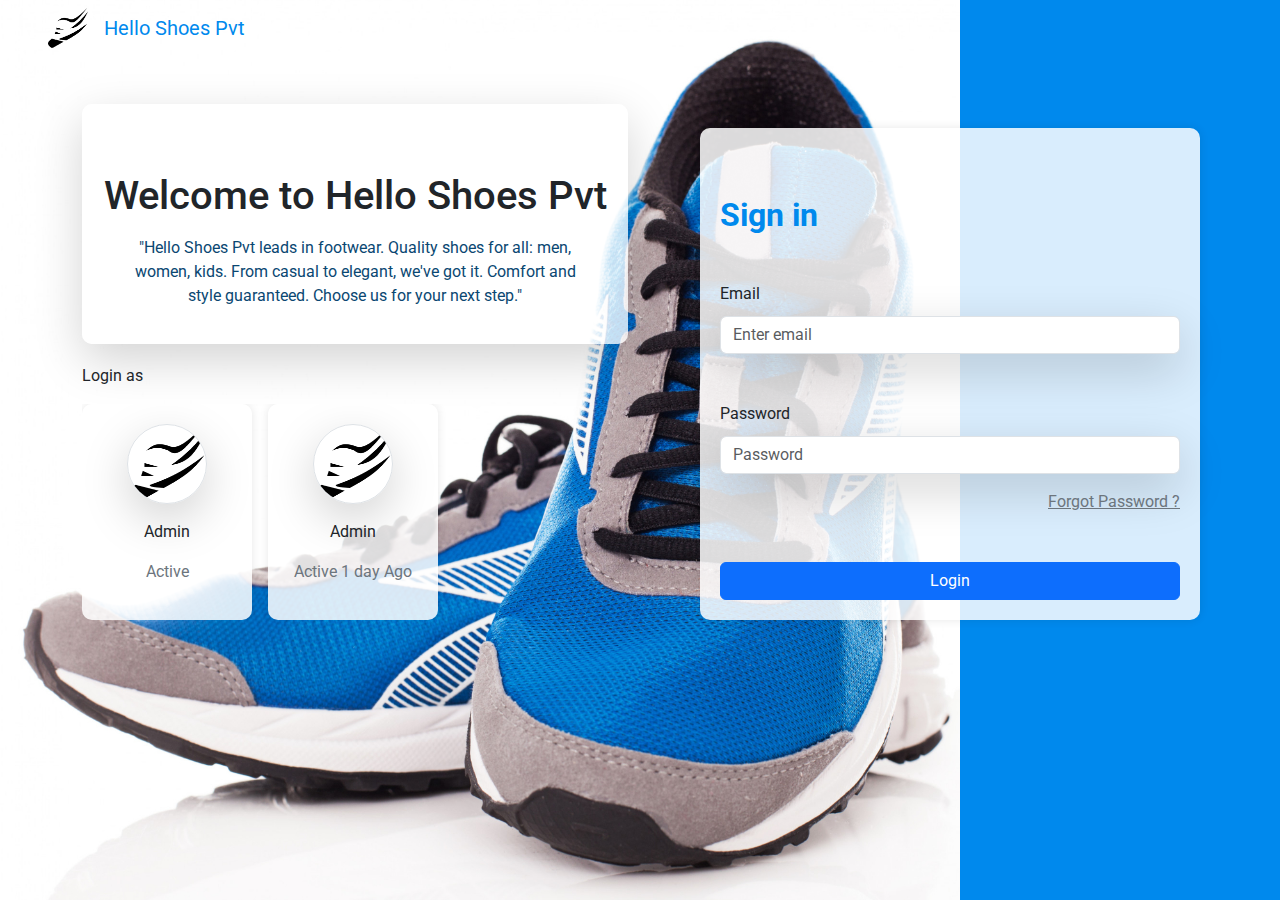
<file: helloshoespvt-frontend/index.html>
<!DOCTYPE html>
<html lang="en">
<head>
    <meta charset="UTF-8">
    <meta name="viewport" content="width=device-width, initial-scale=1.0">
    <link rel="icon" href="assets/images/Logo.png">
    <title>Hello shoe pvt</title>
    <link href="assets/css/bootstrap.css" rel="stylesheet">
    <link rel="stylesheet" href="assets/css/index.css">
    <link rel="stylesheet" href="https://fonts.googleapis.com/css2?family=Roboto&display=swap">
    <link rel="stylesheet" href="assets/css/login/login.css">
    <script src="assets/js/sweetAlerts.js"></script>

</head>
<body>
<nav class='navbar navbar-expand-lg navbar-light'>
    <img src='assets/images/Logo-dark.png' width='40' height='40' class='d-inline-block align-top me-3 ms-5' alt=''>
    <a class='navbar-brand' href='#' style="color: var(--main-color)">Hello Shoes Pvt</a>
    <button class='navbar-toggler' type='button' data-toggle='collapse' data-target='#navbarNav'
            aria-controls='navbarNav' aria-expanded='false' aria-label='Toggle navigation'>
        <span class='navbar-toggler-icon'></span>
    </button>
</nav>
<section class="container">
    <div class="row">
        <div class="col-md-6">
            <div id="login-header" class="shadow-lg mt-5">
                <h1 class="mt-5 text-center">Welcome to Hello Shoes Pvt</h1>
                <p class="text-center m-3" style="color: var(--info-color)">"Hello Shoes Pvt leads in footwear. Quality shoes for all: men, women, kids. From casual to elegant, we've got it. Comfort and style guaranteed. Choose us for your next step."</p>
            </div>
            <div class="mt-2">
                <div>
                    <p>Login as</p>
                    <div class="d-flex gap-3 overflow-hidden">
                        <div class="login-card">
                            <div class="w-100 justify-content-center d-flex">
                                <img src="assets/images/Logo-dark.png" class="img-fluid rounded-circle border card-img shadow-lg" alt="">
                            </div>
                            <p class="text-center mt-3">Admin</p>
                            <p class="text-center text-secondary">Active</p>
                        </div>
                        <div class="login-card">
                            <div class="w-100 justify-content-center d-flex">
                                <img src="assets/images/Logo-dark.png" class="img-fluid rounded-circle border card-img shadow-lg" alt="">
                            </div>
                            <p class="text-center mt-3">Admin</p>
                            <p class="text-center text-secondary">Active 1 day Ago</p>
                        </div>
                    </div>
                </div>
            </div>
            <section>
                <img id="login-img" src="assets/images/shoe-4.jpg" class="img-fluid w-75" alt="">
            </section>
        </div>
        <div class="col-md-4 mt-4 ms-5">
            <div class="login-form mt-5" id="login-form">
                <h2 class="mt-5" style="color: var(--main-color); font-weight: 700">Sign in</h2>
                <form id="loginForm">
                    <div class="form-group mt-5">
                        <label for="txt-user-name">Email</label>
                        <input type="text" class="form-control shadow-lg" id="txt-user-name" name="email" placeholder="Enter email">
                    </div>
                    <div class="form-group mt-5">
                        <label for="txt-password">Password</label>
                        <input type="password" class="form-control shadow-lg" id="txt-password" name="password" placeholder="Password">
                    </div>
                    <div class="form-group mt-3 text-secondary text-sm-end text-center">
                        <a href="#" class="text-secondary text-sm-end">Forgot Password ?</a>
                    </div>
                    <div class="form-group mt-5">
                        <button type="button" class="btn btn-primary btn-block w-100" id="btn-login">Login</button>
                    </div>
                </form>
            </div>
        </div>
    </div>
</section>
<script src="util/base.js"></script>
<script src="assets/js/jquery.js"></script>
<script src="assets/js/bootstrap.bundle.js"></script>
<script src="controller/LoginController.js"></script>
</body>
</html>
</file>
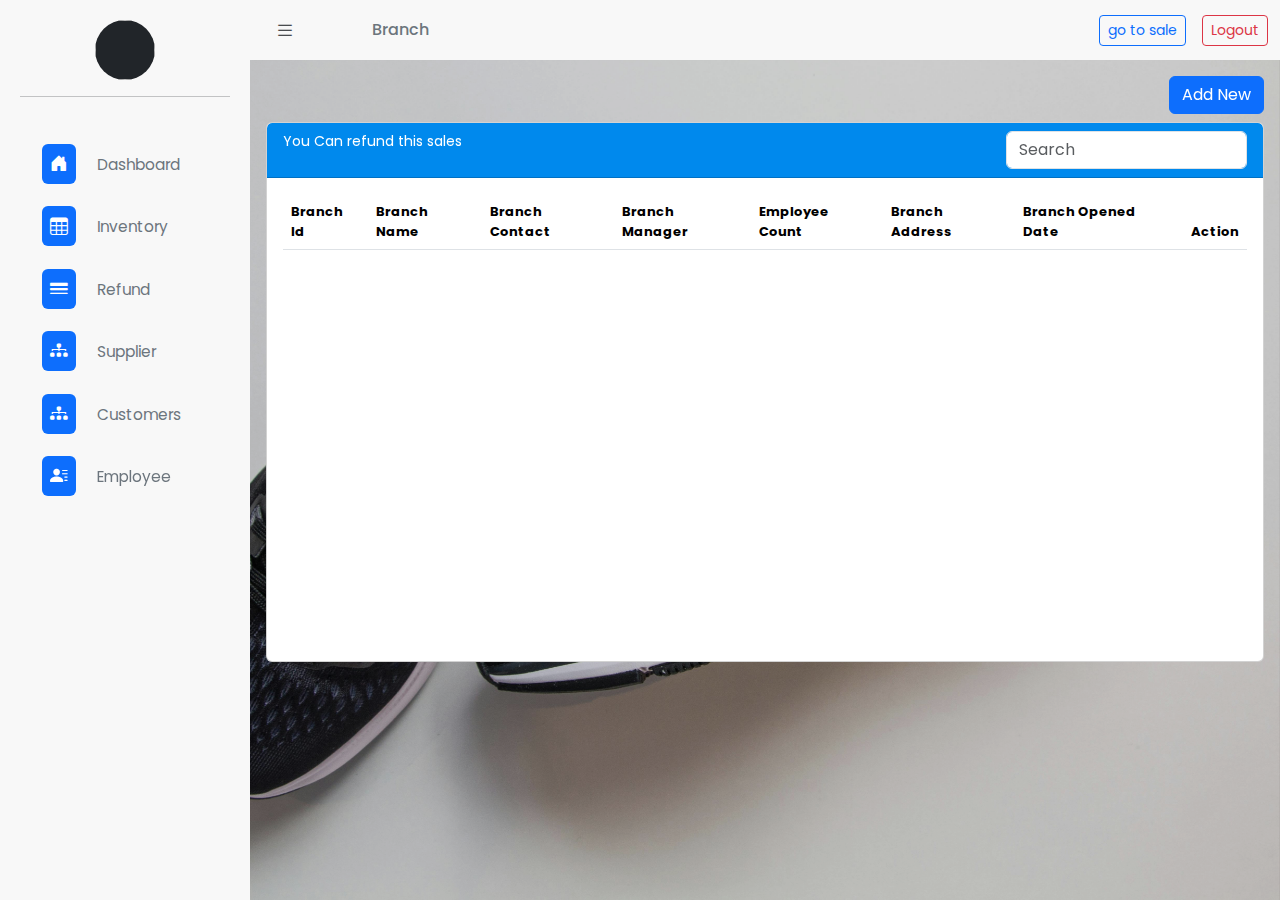
<file: helloshoespvt-frontend/page/admin/branch.html>
<!DOCTYPE html>
<html lang="en">
<head>
    <meta charset="UTF-8">
    <title>Hello Shoe | Branch</title>
    <meta name="viewport" content="width=device-width, initial-scale=1.0">
    <link rel="icon" href="../../assets/images/Logo.png">
    <link href="../../assets/css/bootstrap.css" rel="stylesheet">
    <link rel="stylesheet" href="../../assets/css/index.css">
    <link rel="stylesheet" href="https://fonts.googleapis.com/css2?family=Roboto&display=swap">
    <link rel="stylesheet" href="https://cdn.jsdelivr.net/npm/bootstrap-icons@1.11.3/font/bootstrap-icons.min.css">
    <link rel="stylesheet" href="../../assets/css/admin/adminSlideBar.css">
    <style>

        ::-webkit-scrollbar {
            width: 0.4vw;
        }

        ::-webkit-scrollbar-thumb {
            background-color: var(--main-color);
            border-radius: 10px;
        }

        #bg-admin {
            z-index: 100;
            background-color: rgba(0, 0, 0, 0.2);
        }

        .bg-image-change {
            background-image: url('../../assets/images/admin-bg.jpg');
            background-size: cover;
            background-repeat: no-repeat;
            background-position: center;
            height: 100vh;
            width: 100%;
            position: fixed;
            z-index: -1;
        }

        @keyframes changeImage {
            0% {
                background-image: url('../../assets/images/admin-bg.jpg');
            }
            25% {
                /*background-image: url('../../assets/images/admin-bg-2.jpg');*/
            }
            50% {
                /*background-image: url('../../assets/images/admin-bg-3.jpg');*/
            }
            75% {
                /*background-image: url('../../assets/images/admin-bg-4.jpg');*/
            }
            100% {
                /*background-image: url('../../assets/images/admin-bg.jpg');*/
            }
        }
    </style>


</head>
<body>

<div id="bg-admin">
    <div class="bg-image-change"></div>
    <div class="wrapper">
        <!-- Sidebar  -->
        <nav id="sidebar" style="height: 100vh">
            <div class="sidebar-header">
                <div class="d-flex justify-content-center">
                    <img class="rounded-circle bg-dark" id="admin-profile-pic" width="60" height="60">
                </div>
                <h6 class="ms-2 text-secondary text-center mt-2" id="admin-user-name"></h6>
                <hr class="text-dark">
            </div>
            <ul class="nav nav-pills flex-column mb-auto slider p-2" id="admin-option">
                <li class="nav-item nav-btn">
                    <a href="index.html" class="nav-link nv-btn" aria-current="page">
                        <svg class="bi me-2" width="16" height="20">
                            <i class="bi bi-house-door-fill text-white bg-primary p-2 rounded-2"></i>
                        </svg>
                        <small class="text-secondary ms-3">Dashboard</small>
                    </a>
                </li>
                <li class="mt-3 nav-btn">
                    <a href="inventory.html" class="nav-link ">
                        <svg class="bi me-2" width="16" height="16">
                            <i class="bi bi-table text-white bg-primary p-2 rounded-2"></i>
                        </svg>
                        <small class="text-secondary ms-3">Inventory</small>
                    </a>
                </li>
                <li class="mt-3">
                    <a href="refund.html" class="nav-link ">
                        <svg class="bi me-2" width="16" height="16">
                            <i class="bi bi-border-width text-white bg-primary p-2 rounded-2"></i>
                        </svg>
                        <small class="text-secondary ms-3">Refund</small>
                    </a>
                </li>
                <li class="mt-3">
                    <a href="supplier.html" class="nav-link ">
                        <svg class="bi me-2" width="16" height="16">
                            <i class="bi bi-diagram-3-fill text-white bg-primary p-2 rounded-2"></i>
                        </svg>
                        <small class="text-secondary ms-3">Supplier</small>
                    </a>
                </li>
                <li class="mt-3">
                    <a href="customers.html" class="nav-link ">
                        <svg class="bi me-2" width="16" height="16">
                            <i class="bi bi-diagram-3-fill text-white bg-primary p-2 rounded-2"></i>
                        </svg>
                        <small class="text-secondary ms-3">Customers</small>
                    </a>
                </li>
                <li class="mt-3">
                    <a href="employee.html" class="nav-link ">
                        <svg class="bi me-2" width="16" height="16">
                            <i class="bi bi-person-lines-fill text-white bg-primary p-2 rounded-2"></i>
                        </svg>
                        <small class="text-secondary ms-3">Employee</small>
                    </a>
                </li>
            </ul>
        </nav>
        <!-- Page Content  -->
        <div id="" class="w-100">
            <nav class="navbar navbar-expand-lg">
                <div class="container-fluid d-flex justify-content-sm-between">
                    <div class="d-flex align-items-center gap-5">
                        <button type="button" id="sidebarCollapse" class="btn bg-transparent">
                            <i class="bi bi-list fs-5"></i>
                        </button>
                        <h6 class="text-secondary ms-3 mt-2">Branch</h6>
                    </div>
                    <div class="d-flex">
                        <a href="../../page/regular/regular-user-order.html" class="btn btn-sm ms-3 btn-outline-primary">go to sale</a>
                        <a href="../../index.html" class="btn btn-sm ms-3 btn-outline-danger">Logout</a>
                    </div>
                </div>
            </nav>
            <section class="p-3 container-fluid">
                <div class="row">
                    <div class="col-12">
                        <section class="">
                            <section class="d-flex justify-content-end">
                                <button class="btn btn-primary" id="btn-branch-modal">Add New</button>
                            </section>
                            <section class="card overflow-y-scroll mt-2 mb-5" style="height: 60vh">
                                <div class="card-header w-100 d-flex justify-content-sm-between"
                                     style="background-color: var(--main-color)">
                                    <small class="text-white">You Can refund this sales</small>
                                    <input type="text" class="form-control w-25" placeholder="Search">
                                </div>
                                <div class="card-body">
                                    <table class="table table-hover">
                                        <thead>
                                        <tr style="font-size: 13px">
                                            <th scope="col">Branch Id</th>
                                            <th scope="col">Branch Name</th>
                                            <th scope="col">Branch Contact</th>
                                            <th scope="col">Branch Manager</th>
                                            <th scope="col">Employee Count</th>
                                            <th scope="col">Branch Address</th>
                                            <th scope="col">Branch Opened Date</th>
                                            <th scope="col">Action</th>
                                        </tr>
                                        </thead>
                                        <tbody style="font-size: 14px" id="tbl-branch"></tbody>
                                    </table>
                                </div>
                            </section>
                        </section>
                    </div>
                </div>
            </section>
        </div>
    </div>

    <div class="modal fade" id="branch-modal" data-bs-backdrop="static" data-bs-keyboard="false" tabindex="-1"
         aria-labelledby="staticBackdropLabel" aria-hidden="true">
        <div class="modal-dialog modal-dialog-centered modal-lg">
            <div class="modal-content">
                <div class="modal-header">
                    <h1 class="modal-title fs-5" id="staticBackdropLabel">Add New Item</h1>
                    <button type="button" class="btn-close" data-bs-dismiss="modal" aria-label="Close"></button>
                </div>
                <div class="modal-body">
                    <form id="branch-inputs">
                        <div class="row">
                            <div class="col-6">
                                <div class="mb-3">
                                    <label for="branch-name" class="form-label">Branch Name</label>
                                    <input type="text" class="form-control" id="branch-name">
                                </div>
                                <div class="mb-3">
                                    <label for="branch-contact" class="form-label">Branch Contact</label>
                                    <input type="text" class="form-control" id="branch-contact">
                                </div>
                                <div class="mb-3">
                                    <label for="branch-address-lane" class="form-label">Branch Address lane</label>
                                    <input type="text" class="form-control" id="branch-address-lane">
                                </div>
                                <div class="mb-3">
                                    <label for="branch-address-state" class="form-label">Branch Address main State</label>
                                    <input type="text" class="form-control" id="branch-address-state">
                                </div>
                            </div>
                            <div class="col-6">

                                <div class="mb-3">
                                    <label for="branch-address-country" class="form-label">Branch Address main Country</label>
                                    <input type="text" class="form-control" id="branch-address-country">
                                </div>
                                <div class="mb-3">
                                    <label for="branch-address-city" class="form-label">Branch Address main city</label>
                                    <input type="text" class="form-control" id="branch-address-city">
                                </div>
                                <div class="mb-3">
                                    <label for="branch-address-code" class="form-label">Branch Address postal Code</label>
                                    <input type="text" class="form-control" id="branch-address-code">
                                </div>
                            </div>
                        </div>
                    </form>
                </div>
                <div class="modal-footer">
                    <button type="button" class="btn btn-secondary" data-bs-dismiss="modal">Close</button>
                    <button type="button" class="btn btn-primary" id="btn-add-branch">Add Branch</button>
                </div>
            </div>
        </div>
    </div>

</div>

</body>
<script src="../../assets/js/jquery.js"></script>
<script src="../../assets/js/bootstrap.js"></script>
<script src="../../assets/js/sweetAlerts.js"></script>
<script src="../../validation/branchValidation.js"></script>
<link rel="stylesheet" href="../../assets/css/admin/adminSlideBar.css">
<script src="../../controller/commonDetailController.js"></script>
<script src="../../util/base.js"></script>
<script src="../../controller/branchController.js"></script>
<script>
    $(document).ready(function () {
        $('#sidebarCollapse').on('click', function () {
            $('#sidebar').toggleClass('active');
        });
    });
</script>
</html>
</file>
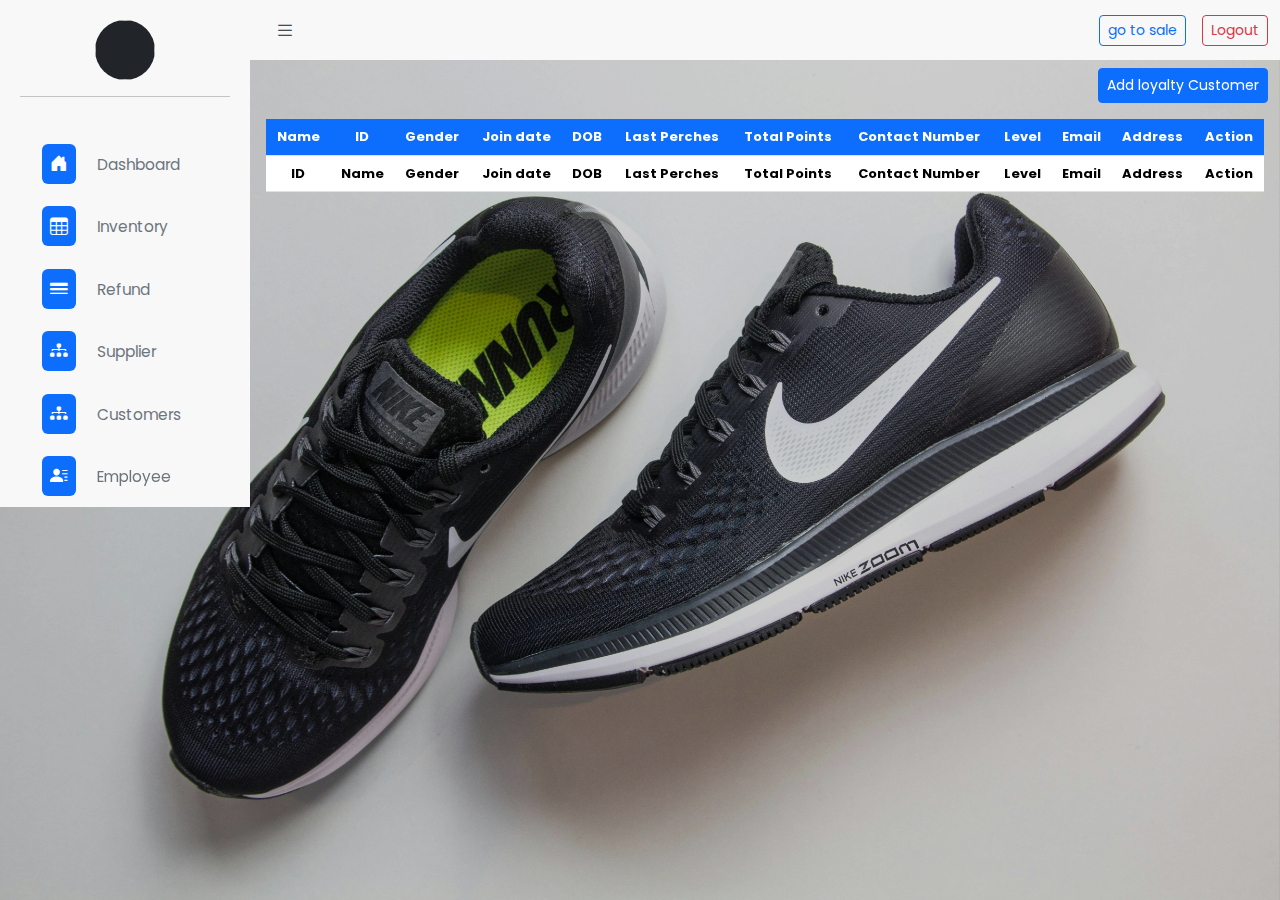
<file: helloshoespvt-frontend/page/admin/customers.html>
<!DOCTYPE html>
<html lang="en">
<head>
  <meta charset="UTF-8">
  <title>Hello Shoe | Customers</title>
  <meta name="viewport" content="width=device-width, initial-scale=1.0">
  <link rel="icon" href="../../assets/images/Logo.png">
  <link href="../../assets/css/bootstrap.css" rel="stylesheet">
  <link rel="stylesheet" href="../../assets/css/index.css">
  <link rel="stylesheet" href="https://fonts.googleapis.com/css2?family=Roboto&display=swap">
  <link rel="stylesheet" href="https://cdn.jsdelivr.net/npm/bootstrap-icons@1.11.3/font/bootstrap-icons.min.css">
  <link rel="stylesheet" href="../../assets/css/admin/adminSlideBar.css">
  <style>

    ::-webkit-scrollbar {
      width: 0.4vw;
    }

    ::-webkit-scrollbar-thumb {
      background-color: var(--main-color);
      border-radius: 10px;
    }

    #bg-admin {
      z-index: 100;
      background-color: rgba(0, 0, 0, 0.2);
    }

    .bg-image-change {
      background-image: url('../../assets/images/admin-bg.jpg');
      background-size: cover;
      background-repeat: no-repeat;
      background-position: center;
      height: 100vh;
      width: 100%;
      position: fixed;
      z-index: -1;
    }

    @keyframes changeImage {
      0% {
        background-image: url('../../assets/images/admin-bg.jpg');
      }
      25% {
        /*background-image: url('../../assets/images/admin-bg-2.jpg');*/
      }
      50% {
        /*background-image: url('../../assets/images/admin-bg-3.jpg');*/
      }
      75% {
        /*background-image: url('../../assets/images/admin-bg-4.jpg');*/
      }
      100% {
        /*background-image: url('../../assets/images/admin-bg.jpg');*/
      }
    }
  </style>

</head>
<body>

<div id="bg-admin" style="height: 100vh">
  <div class="bg-image-change"></div>


  <div class="wrapper">
    <!-- Sidebar  -->
    <nav id="sidebar">
      <div class="sidebar-header">
        <div class="d-flex justify-content-center">
          <img class="rounded-circle bg-dark" id="admin-profile-pic" width="60" height="60">
        </div>
        <h6 class="ms-2 text-secondary text-center mt-2" id="admin-user-name"></h6>
        <hr class="text-dark">
      </div>
      <ul class="nav nav-pills flex-column mb-auto slider p-2" id="admin-option">
        <li class="nav-item nav-btn">
          <a href="index.html" class="nav-link nv-btn" aria-current="page">
            <svg class="bi me-2" width="16" height="20">
              <i class="bi bi-house-door-fill text-white bg-primary p-2 rounded-2"></i>
            </svg>
            <small class="text-secondary ms-3">Dashboard</small>
          </a>
        </li>
        <li class="mt-3 nav-btn">
          <a href="inventory.html" class="nav-link ">
            <svg class="bi me-2" width="16" height="16">
              <i class="bi bi-table text-white bg-primary p-2 rounded-2"></i>
            </svg>
            <small class="text-secondary ms-3">Inventory</small>
          </a>
        </li>
        <li class="mt-3">
          <a href="refund.html" class="nav-link ">
            <svg class="bi me-2" width="16" height="16">
              <i class="bi bi-border-width text-white bg-primary p-2 rounded-2"></i>
            </svg>
            <small class="text-secondary ms-3">Refund</small>
          </a>
        </li>
        <li class="mt-3">
          <a href="supplier.html" class="nav-link ">
            <svg class="bi me-2" width="16" height="16">
              <i class="bi bi-diagram-3-fill text-white bg-primary p-2 rounded-2"></i>
            </svg>
            <small class="text-secondary ms-3">Supplier</small>
          </a>
        </li>
        <li class="mt-3">
          <a href="customers.html" class="nav-link ">
            <svg class="bi me-2" width="16" height="16">
              <i class="bi bi-diagram-3-fill text-white bg-primary p-2 rounded-2"></i>
            </svg>
            <small class="text-secondary ms-3">Customers</small>
          </a>
        </li>
        <li class="mt-3">
          <a href="employee.html" class="nav-link ">
            <svg class="bi me-2" width="16" height="16">
              <i class="bi bi-person-lines-fill text-white bg-primary p-2 rounded-2"></i>
            </svg>
            <small class="text-secondary ms-3">Employee</small>
          </a>
        </li>
      </ul>
    </nav>
    <!-- Page Content  -->
    <div id="" class="w-100">
      <nav class="navbar navbar-expand-lg">
        <div class="container-fluid d-flex justify-content-sm-between">
          <button type="button" id="sidebarCollapse" class="btn bg-transparent">
            <i class="bi bi-list fs-5"></i>
          </button>
          <div class="d-flex">
            <a href="../../page/regular/regular-user-order.html" class="btn btn-sm ms-3 btn-outline-primary">go to sale</a>
            <a href="../../index.html" class="btn btn-sm ms-3 btn-outline-danger">Logout</a>
          </div>
        </div>
      </nav>
      <section class="mt-2 container-fluid d-flex justify-content-end">
        <button class="btn btn-sm btn-primary" id="btn-add-customer" style="height: 35px" type="button">Add loyalty Customer
        </button>
      </section>
      <section class="p-3">
        <table id="tbl-customer" class="table table-hover table-striped" style="width:100%">
          <thead class="bg-primary mb-2">
          <tr class="bg-primary rounded-2" style="font-size: 13px">
            <th class="text-center bg-primary text-white">Name</th>
            <th class="text-center bg-primary text-white">ID</th>
            <th class="text-center bg-primary text-white">Gender</th>
            <th class="text-center bg-primary text-white">Join date</th>
            <th class="text-center bg-primary text-white">DOB</th>
            <th class="text-center bg-primary text-white">Last Perches</th>
            <th class="text-center bg-primary text-white">Total Points</th>
            <th class="text-center bg-primary text-white">Contact Number</th>
            <th class="text-center bg-primary text-white">Level</th>
            <th class="text-center bg-primary text-white">Email</th>
            <th class="text-center bg-primary text-white">Address</th>
            <th class="text-center bg-primary text-white">Action</th>
          </tr>
          </thead>
          <tbody class="mt-5" id="tbl-customer-body" style="font-size: 12px"></tbody>
          <tfoot>
          <tr style="font-size: 13px">
            <th class="text-center">ID</th>
            <th class="text-center">Name</th>
            <th class="text-center">Gender</th>
            <th class="text-center">Join date</th>
            <th class="text-center">DOB</th>
            <th class="text-center">Last Perches</th>
            <th class="text-center">Total Points</th>
            <th class="text-center">Contact Number</th>
            <th class="text-center">Level</th>
            <th class="text-center">Email</th>
            <th class="text-center">Address</th>
            <th class="text-center">Action</th>
          </tr>
          </tfoot>
        </table>
      </section>
    </div>
  </div>

  <div class="modal fade" id="customer-modal" data-bs-backdrop="static" data-bs-keyboard="false" tabindex="-1"
       aria-labelledby="staticBackdropLabel" aria-hidden="true">
    <div class="modal-dialog modal-dialog-centered modal-lg">
      <div class="modal-content">
        <div class="modal-header bg-primary">
          <h1 class="modal-title fs-5 " id="staticBackdropLabel">Add New Customer</h1>
          <button type="button" class="btn-close" data-bs-dismiss="modal" aria-label="Close"></button>
        </div>
        <div class="modal-body">
          <form id="supplier-inputs">
            <div class="row">
              <div class="col-6">
                <div class="mb-1">
                  <label for="customer-name" class="form-label">Customer Name</label>
                  <input type="text" class="form-control" id="customer-name">
                </div>
                <div class="mb-1">
                  <label for="customer-gender" class="form-label">Customer Gender</label>
                  <select class="form-select" aria-label="Default select example" id="customer-gender">
                    <option selected></option>
                    <option value="MALE">MALE</option>
                    <option value="FEMALE">FEMALE</option>
                  </select>
                </div>
                <div class="mb-1">
                  <label for="customer-contact" class="form-label" id="lbl-status">Customer Contact</label>
                  <input type="text" class="form-control" id="customer-contact">
                </div>
                <div class="mb-1">
                  <label for="customer-email" class="form-label">Email</label>
                  <input type="text" class="form-control" id="customer-email">
                </div>
                <div class="mb-1">
                  <label for="customer-dob" class="form-label">Customer Birthday</label>
                  <input type="date" class="form-control" id="customer-dob">
                </div>
              </div>
              <div class="col-6">
                <div class="mb-1">
                  <label for="customer-address-lane" class="form-label">Address main Lane</label>
                  <input type="text" class="form-control" id="customer-address-lane">
                </div>
                <div class="mb-1">
                  <label for="customer-address-state" class="form-label">Address main State</label>
                  <input type="text" class="form-control" id="customer-address-state">
                </div>
                <div class="mb-1">
                  <label for="customer-address-country" class="form-label">Address main Country</label>
                  <input type="text" class="form-control" id="customer-address-country">
                </div>
                <div class="mb-1">
                  <label for="customer-address-city" class="form-label">Address main city</label>
                  <input type="text" class="form-control" id="customer-address-city">
                </div>
                <div class="mb-1">
                  <label for="customer-address-code" class="form-label">Address postal Code</label>
                  <input type="text" class="form-control" id="customer-address-code">
                </div>
              </div>
            </div>
          </form>
        </div>
        <div class="modal-footer">
          <button type="button" class="btn btn-secondary" data-bs-dismiss="modal">Close</button>
          <button type="button" class="btn btn-primary" id="btn-save-customer">Add Supplier</button>
        </div>
      </div>
    </div>
  </div>

</div>

</body>
<script src="../../assets/js/jquery.js"></script>
<script src="../../assets/js/bootstrap.js"></script>
<script src="../../assets/js/sweetAlerts.js"></script>
<script src="../../util/base.js"></script>
<script src="https://cdn.datatables.net/2.0.5/js/dataTables.js"></script>
<script src="https://cdn.datatables.net/2.0.5/js/dataTables.bootstrap5.js"></script>
<script src="../../controller/commonDetailController.js"></script>
<script src="../../controller/userCustomerController.js"></script>

<script>
  $(document).ready(function () {
    $('#sidebarCollapse').on('click', function () {
      $('#sidebar').toggleClass('active');
    });
  });

</script>
</html>
</file>
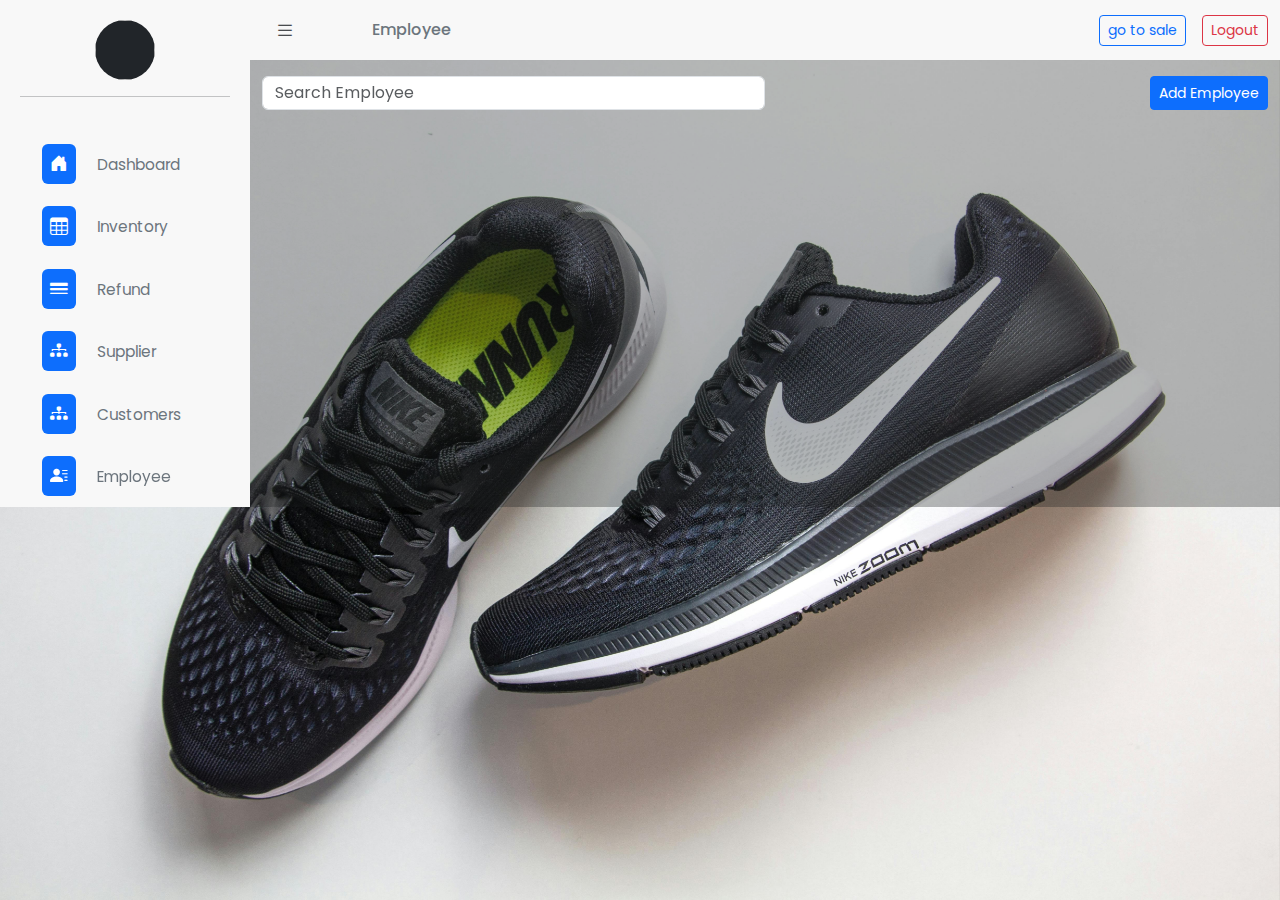
<file: helloshoespvt-frontend/page/admin/employee.html>
<!DOCTYPE html>
<html lang="en">
<head>
    <meta charset="UTF-8">
    <title>Hello Shoe | Employee</title>
    <meta name="viewport" content="width=device-width, initial-scale=1.0">
    <link rel="icon" href="../../assets/images/Logo.png">
    <link href="../../assets/css/bootstrap.css" rel="stylesheet">
    <link rel="stylesheet" href="../../assets/css/index.css">
    <link rel="stylesheet" href="https://fonts.googleapis.com/css2?family=Roboto&display=swap">
    <link rel="stylesheet" href="https://cdn.jsdelivr.net/npm/bootstrap-icons@1.11.3/font/bootstrap-icons.min.css">
    <link rel="stylesheet" href="../../assets/css/admin/adminSlideBar.css">
    <style>

        ::-webkit-scrollbar {
            width: 0.4vw;
        }

        ::-webkit-scrollbar-thumb {
            background-color: var(--main-color);
            border-radius: 10px;
        }

        #bg-admin {
            z-index: 100;
            background-color: rgba(29, 30, 30, 0.32);
        }

        .bg-image-change {
            background-image: url('../../assets/images/admin-bg.jpg');
            background-size: cover;
            background-repeat: no-repeat;
            background-position: center;
            height: 100vh;
            width: 100%;
            position: fixed;
            z-index: -1;
        }

        @keyframes changeImage {
            0% {
                background-image: url('../../assets/images/admin-bg.jpg');
            }
            25% {
                /*background-image: url('../../assets/images/admin-bg-2.jpg');*/
            }
            50% {
                /*background-image: url('../../assets/images/admin-bg-3.jpg');*/
            }
            75% {
                /*background-image: url('../../assets/images/admin-bg-4.jpg');*/
            }
            100% {
                /*background-image: url('../../assets/images/admin-bg.jpg');*/
            }
        }

        .employee-header{
            background-color: var(--main-color);
            height: 80px;
            width: 100%;
            position: absolute;
            top: 0;
            left: 0;
            border-radius: 5px;
            border-bottom-left-radius: 70px;
            border-bottom-right-radius: 70px;
            z-index: 1;
        }
    </style>

</head>
<body>

<div id="bg-admin">
    <div class="bg-image-change"></div>


    <div class="wrapper">
        <!-- Sidebar  -->
        <nav id="sidebar" style="">
            <div class="sidebar-header">
                <div class="d-flex justify-content-center">
                    <img class="rounded-circle bg-dark" id="admin-profile-pic" width="60" height="60">
                </div>
                <h6 class="ms-2 text-secondary text-center mt-2" id="admin-user-name"></h6>
                <hr class="text-dark">
            </div>
            <ul class="nav nav-pills flex-column mb-auto slider p-2" id="admin-option">
                <li class="nav-item nav-btn">
                    <a href="index.html" class="nav-link nv-btn" aria-current="page">
                        <svg class="bi me-2" width="16" height="20">
                            <i class="bi bi-house-door-fill text-white bg-primary p-2 rounded-2"></i>
                        </svg>
                        <small class="text-secondary ms-3">Dashboard</small>
                    </a>
                </li>
                <li class="mt-3 nav-btn">
                    <a href="inventory.html" class="nav-link ">
                        <svg class="bi me-2" width="16" height="16">
                            <i class="bi bi-table text-white bg-primary p-2 rounded-2"></i>
                        </svg>
                        <small class="text-secondary ms-3">Inventory</small>
                    </a>
                </li>
                <li class="mt-3">
                    <a href="refund.html" class="nav-link ">
                        <svg class="bi me-2" width="16" height="16">
                            <i class="bi bi-border-width text-white bg-primary p-2 rounded-2"></i>
                        </svg>
                        <small class="text-secondary ms-3">Refund</small>
                    </a>
                </li>
                <li class="mt-3">
                    <a href="supplier.html" class="nav-link ">
                        <svg class="bi me-2" width="16" height="16">
                            <i class="bi bi-diagram-3-fill text-white bg-primary p-2 rounded-2"></i>
                        </svg>
                        <small class="text-secondary ms-3">Supplier</small>
                    </a>
                </li>
                <li class="mt-3">
                    <a href="customers.html" class="nav-link ">
                        <svg class="bi me-2" width="16" height="16">
                            <i class="bi bi-diagram-3-fill text-white bg-primary p-2 rounded-2"></i>
                        </svg>
                        <small class="text-secondary ms-3">Customers</small>
                    </a>
                </li>
                <li class="mt-3">
                    <a href="employee.html" class="nav-link ">
                        <svg class="bi me-2" width="16" height="16">
                            <i class="bi bi-person-lines-fill text-white bg-primary p-2 rounded-2"></i>
                        </svg>
                        <small class="text-secondary ms-3">Employee</small>
                    </a>
                </li>
            </ul>
        </nav>
        <!-- Page Content  -->
        <div id="" class="w-100">
            <nav class="navbar navbar-expand-lg">
                <div class="container-fluid d-flex justify-content-sm-between">
                    <div class="d-flex align-items-center gap-5">
                        <button type="button" id="sidebarCollapse" class="btn bg-transparent">
                            <i class="bi bi-list fs-5"></i>
                        </button>
                        <h6 class="text-secondary ms-3 mt-2">Employee</h6>
                    </div>
                    <div class="d-flex">
                        <a href="../../page/regular/regular-user-order.html" class="btn btn-sm ms-3 btn-outline-primary">go to sale</a>
                        <a href="../../index.html" class="btn btn-sm ms-3 btn-outline-danger">Logout</a>
                    </div>
                </div>
            </nav>
            <section class="container-fluid">
                <section class="d-flex justify-content-sm-between" style="height: 50px">
                    <input type="text" class="form-control mt-3 w-50" placeholder="Search Employee">
                    <button class="btn btn-sm btn-primary mt-3" id="btn-employee-modal">Add Employee</button>
                </section>
                <section class="row row-cols-md-3 mb-5" id="emp-cashier-row">

<!--                    <div class="col position-relative">-->
<!--                        <div class="card mt-3 p-2">-->
<!--                            <div class="employee-header"></div>-->
<!--                            <img src="https://github.com/mdo.png" width="100" class="rounded-circle m-auto z-3">-->
<!--                            <small class="text-center">$EMP-07878</small>-->
<!--                            <h6 class="text-center">Savinda Jayasekara</h6>-->
<!--                            <small class="text-center">User</small>-->
<!--                            <div class="d-flex gap-5 justify-content-sm-between px-4">-->
<!--                                <small>Branch</small>-->
<!--                                <small>Matara</small>-->
<!--                            </div>-->
<!--                            <div class="d-flex gap-5 justify-content-sm-between px-4">-->
<!--                                <small>Date of Birth</small>-->
<!--                                <small>25/08/2002</small>-->
<!--                            </div>-->
<!--                            <div class="d-flex gap-5 justify-content-sm-between px-4">-->
<!--                                <small>Gender</small>-->
<!--                                <small>Male</small>-->
<!--                            </div>-->
<!--                            <div class="d-flex gap-5 justify-content-sm-between px-4">-->
<!--                                <small>Email</small>-->
<!--                                <small>thantrige32@gmail.com</small>-->
<!--                            </div>-->
<!--                            <div class="d-flex gap-5 justify-content-sm-between px-4">-->
<!--                                <small>Contact No</small>-->
<!--                                <small>07145826398</small>-->
<!--                            </div>-->
<!--                            <small class="text-center mt-2 text-dark">27/2 , 'savinda' Sirisumana MW ,<br>Dickwall</small>-->
<!--                            <small class="text-danger">Emergency</small>-->
<!--                            <div class="d-flex gap-5 mt-2 justify-content-sm-between px-4">-->
<!--                                <small>Ajith Prasanna</small>-->
<!--                                <small>0715682429</small>-->
<!--                            </div>-->
<!--                            <hr>-->
<!--                            <div class="d-flex mt-2 justify-content-end px-4">-->
<!--                                <button class="btn btn-sm btn-primary">Edit</button>-->
<!--                                <button class="btn btn-sm btn-danger ms-2">Delete</button>-->
<!--                            </div>-->
<!--                        </div>-->
<!--                    </div>-->

                </section>
            </section>
        </div>
    </div>

    <div class="modal fade" id="employee-modal" data-bs-backdrop="static" data-bs-keyboard="false" tabindex="-1"
         aria-labelledby="staticBackdropLabel" aria-hidden="true">
        <div class="modal-dialog modal-dialog-centered modal-lg">
            <div class="modal-content">
                <div class="modal-header bg-primary">
                    <h1 class="modal-title fs-5 " id="staticBackdropLabel">Add New Manager</h1>
                    <button type="button" class="btn-close" data-bs-dismiss="modal" aria-label="Close"></button>
                </div>
                <div class="modal-body">
                    <form id="emp-inputs">
                        <div class="row">
                            <div class="col-6">
                                <div class="mb-1">
                                    <label for="emp-branch" class="form-label">Branch</label>
                                    <select class="form-select" aria-label="Default select example" id="emp-branch">
                                        <option selected></option>
                                    </select>
                                </div>
                                <div class="mb-1">
                                    <label for="emp-name" class="form-label">Employee Name</label>
                                    <input type="text" class="form-control" id="emp-name">
                                </div>
                                <div class="mb-1">
                                    <label for="emp-gender" class="form-label">Gender</label>
                                    <select class="form-select" aria-label="Default select example" id="emp-gender">
                                        <option selected></option>
                                        <option value="MALE">MALE</option>
                                        <option value="FEMALE">FEMALE</option>
                                    </select>
                                </div>
                                <div class="mb-1">
                                    <label for="emp-civil-status" class="form-label" id="lbl-status">Civil Status</label>
                                    <input type="text" class="form-control" id="emp-civil-status">
                                </div>
                                <div class="mb-1">
                                    <label for="emp-contact" class="form-label">Contact</label>
                                    <input type="text" class="form-control" id="emp-contact">
                                </div>
                                <div class="mb-1">
                                    <label for="emp-email" class="form-label">Email</label>
                                    <input type="text" class="form-control" id="emp-email">
                                </div>
                                <div class="mb-1">
                                    <label for="emp-designation" class="form-label">Designation</label>
                                    <input type="text" class="form-control" id="emp-designation">
                                </div>
                                <div class="mb-1">
                                    <label for="emp-dob" class="form-label">DOB</label>
                                    <input type="date" class="form-control" id="emp-dob">
                                </div>
                                <div class="mb-1">
                                    <label for="emp-emg-guardian" class="form-label">Emergency Guardian</label>
                                    <input type="text" class="form-control" id="emp-emg-guardian">
                                </div>
                                <div class="mb-1">
                                    <label for="emp-emg-contact" class="form-label">Emergency Contact</label>
                                    <input type="text" class="form-control" id="emp-emg-contact">
                                </div>
                            </div>
                            <div class="col-6">
                                <div class="mb-1">
                                    <label for="emp-address-lane" class="form-label">Address main Lane</label>
                                    <input type="text" class="form-control" id="emp-address-lane">
                                </div>
                                <div class="mb-1">
                                    <label for="emp-address-state" class="form-label">Address main State</label>
                                    <input type="text" class="form-control" id="emp-address-state">
                                </div>
                                <div class="mb-1">
                                    <label for="emp-address-country" class="form-label">Address main Country</label>
                                    <input type="text" class="form-control" id="emp-address-country">
                                </div>
                                <div class="mb-1">
                                    <label for="emp-address-city" class="form-label">Address main city</label>
                                    <input type="text" class="form-control" id="emp-address-city">
                                </div>
                                <div class="mb-1">
                                    <label for="emp-address-code" class="form-label">Address postal Code</label>
                                    <input type="text" class="form-control" id="emp-address-code">
                                </div>

                                <div class="mb-1">
                                    <div class="d-flex justify-content-center m-2">
                                        <img src="../../assets/images/Logo-dark.png" id="emp-img-preview" class="rounded-circle border " style="width: 150px;height: 150px">
                                    </div>
                                    <input type="file" class="form-control" id="emp-img">
                                </div>

                            </div>
                        </div>
                    </form>
                </div>
                <div class="modal-footer">
                    <button type="button" class="btn btn-secondary" data-bs-dismiss="modal">Close</button>
                    <button type="button" class="btn btn-primary" id="btn-add-emp">Add User</button>
                </div>
            </div>
        </div>
    </div>

</div>
<script src="../../assets/js/jquery.js"></script>
<script src="../../assets/js/bootstrap.js"></script>
<script src="../../assets/js/sweetAlerts.js"></script>
<script src="../../util/base.js"></script>
<script src="../../assets/js/bootstrap.bundle.min.js"></script>
<script src="../../controller/commonDetailController.js"></script>
<script src="../../controller/employeeController.js"></script>
<script src="../../validation/employeeValidation.js"></script>
<script>
    isColspane = true;

    $(document).ready(function () {
        $('#sidebarCollapse').on('click', function () {
            if (isColspane) {
                $('#emp-cashier-row').addClass('row-cols-md-4 mb-5');
                isColspane = false;
            } else {
                $('#emp-cashier-row').addClass('mb-5');
                $('#emp-cashier-row').removeClass('row-cols-md-4');
                isColspane = true;
            }
            $('#sidebar').toggleClass('active');
        });
    });
</script>
<!--<script>-->
<!--    $(document).ready(function () {-->
<!--        $('#example').DataTable({-->
<!--            "language": {-->
<!--                "search": "Search Records:",-->
<!--                "lengthMenu": "Display count _MENU_",-->
<!--                "info": "Showing _START_ to _END_ of _TOTAL_ records",-->
<!--                "infoEmpty": "Showing 0 to 0 of 0 records",-->
<!--                "infoFiltered": "(filtered from _MAX_ total records)",-->
<!--            }-->
<!--        });-->
<!--    });-->

<!--</script>-->
</body>
</html>
</file>
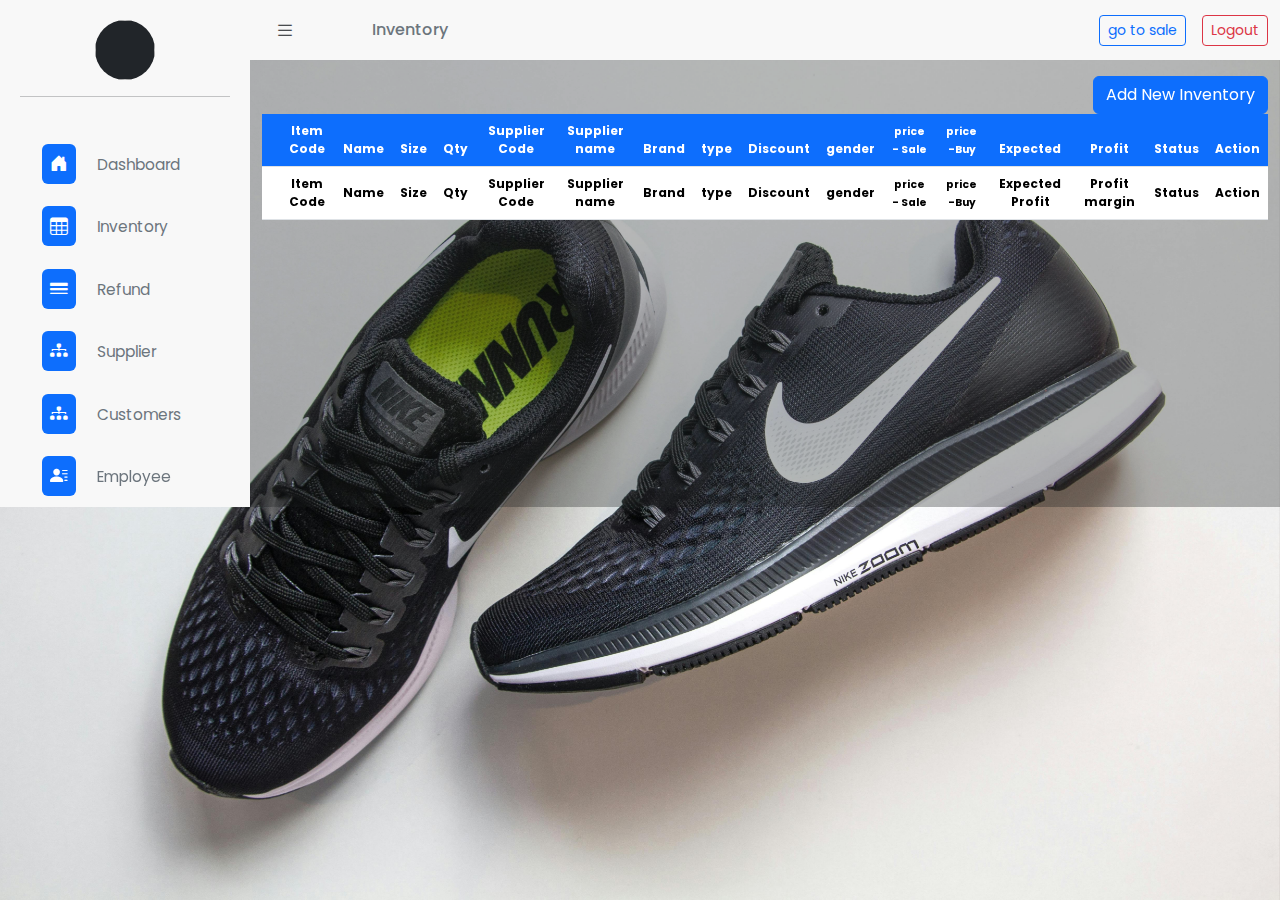
<file: helloshoespvt-frontend/page/admin/inventory.html>
<!DOCTYPE html>
<html lang="en">
<head>
    <meta charset="UTF-8">
    <title>Hello Shoe | Inventory</title>
    <meta name="viewport" content="width=device-width, initial-scale=1.0">
    <link rel="icon" href="../../assets/images/Logo.png">
    <link href="../../assets/css/bootstrap.css" rel="stylesheet">
    <link rel="stylesheet" href="../../assets/css/index.css">
    <link rel="stylesheet" href="https://fonts.googleapis.com/css2?family=Roboto&display=swap">
    <link rel="stylesheet" href="https://cdn.jsdelivr.net/npm/bootstrap-icons@1.11.3/font/bootstrap-icons.min.css">
    <link rel="stylesheet" href="../../assets/css/admin/adminSlideBar.css">
    <style>

        ::-webkit-scrollbar {
            width: 0.4vw;
        }

        ::-webkit-scrollbar-thumb {
            background-color: var(--main-color);
            border-radius: 10px;
        }

        #bg-admin {
            z-index: 100;
            background-color: rgba(29, 30, 30, 0.32);
        }

        .bg-image-change {
            background-image: url('../../assets/images/admin-bg.jpg');
            background-size: cover;
            background-repeat: no-repeat;
            background-position: center;
            height: 100vh;
            width: 100%;
            position: fixed;
            z-index: -1;
        }

        @keyframes changeImage {
            0% {
                background-image: url('../../assets/images/admin-bg.jpg');
            }
            25% {
                /*background-image: url('../../assets/images/admin-bg-2.jpg');*/
            }
            50% {
                /*background-image: url('../../assets/images/admin-bg-3.jpg');*/
            }
            75% {
                /*background-image: url('../../assets/images/admin-bg-4.jpg');*/
            }
            100% {
                /*background-image: url('../../assets/images/admin-bg.jpg');*/
            }
        }
    </style>

</head>
<body>

<main id="bg-admin">
    <div class="bg-image-change"></div>


    <div class="wrapper">
        <!-- Sidebar  -->
        <nav id="sidebar" style="">
            <div class="sidebar-header">
                <div class="d-flex justify-content-center">
                    <img class="rounded-circle bg-dark" id="admin-profile-pic" width="60" height="60">
                </div>
                <h6 class="ms-2 text-secondary text-center mt-2" id="admin-user-name"></h6>
                <hr class="text-dark">
            </div>
            <ul class="nav nav-pills flex-column mb-auto slider p-2" id="admin-option">
                <li class="nav-item nav-btn">
                    <a href="index.html" class="nav-link nv-btn" aria-current="page">
                        <svg class="bi me-2" width="16" height="20">
                            <i class="bi bi-house-door-fill text-white bg-primary p-2 rounded-2"></i>
                        </svg>
                        <small class="text-secondary ms-3">Dashboard</small>
                    </a>
                </li>
                <li class="mt-3 nav-btn">
                    <a href="inventory.html" class="nav-link ">
                        <svg class="bi me-2" width="16" height="16">
                            <i class="bi bi-table text-white bg-primary p-2 rounded-2"></i>
                        </svg>
                        <small class="text-secondary ms-3">Inventory</small>
                    </a>
                </li>
                <li class="mt-3">
                    <a href="refund.html" class="nav-link ">
                        <svg class="bi me-2" width="16" height="16">
                            <i class="bi bi-border-width text-white bg-primary p-2 rounded-2"></i>
                        </svg>
                        <small class="text-secondary ms-3">Refund</small>
                    </a>
                </li>
                <li class="mt-3">
                    <a href="supplier.html" class="nav-link ">
                        <svg class="bi me-2" width="16" height="16">
                            <i class="bi bi-diagram-3-fill text-white bg-primary p-2 rounded-2"></i>
                        </svg>
                        <small class="text-secondary ms-3">Supplier</small>
                    </a>
                </li>
                <li class="mt-3">
                    <a href="customers.html" class="nav-link ">
                        <svg class="bi me-2" width="16" height="16">
                            <i class="bi bi-diagram-3-fill text-white bg-primary p-2 rounded-2"></i>
                        </svg>
                        <small class="text-secondary ms-3">Customers</small>
                    </a>
                </li>
                <li class="mt-3">
                    <a href="employee.html" class="nav-link ">
                        <svg class="bi me-2" width="16" height="16">
                            <i class="bi bi-person-lines-fill text-white bg-primary p-2 rounded-2"></i>
                        </svg>
                        <small class="text-secondary ms-3">Employee</small>
                    </a>
                </li>
            </ul>
        </nav>
        <!-- Page Content  -->
        <div id="" class="w-100">
            <nav class="navbar navbar-expand-lg">
                <div class="container-fluid d-flex justify-content-sm-between">
                    <div class="d-flex align-items-center gap-5">
                        <button type="button" id="sidebarCollapse" class="btn bg-transparent">
                            <i class="bi bi-list fs-5"></i>
                        </button>
                        <h6 class="text-secondary ms-3 mt-2">Inventory</h6>
                    </div>
                    <div class="d-flex">
                        <a href="../../page/regular/regular-user-order.html" class="btn btn-sm ms-3 btn-outline-primary">go to sale</a>
                        <a href="../../index.html" class="btn btn-sm ms-3 btn-outline-danger">Logout</a>
                    </div>
                </div>
            </nav>
            <section class="container-fluid">
                <div class="d-flex justify-content-end mt-3">
                    <button class="btn btn-primary" id="btn-open-model">Add New Inventory</button>
                </div>
                <table id="tbl-inventory" class="table table-hover table-striped" style="width:100%">
                    <thead class="bg-primary mb-2">
                    <tr class="bg-primary rounded-2 text-sm-center" style="font-size: 12px">
                        <th class="text-center bg-primary text-white"></th>
                        <th class="text-center bg-primary text-white">Item Code</th>
                        <th class="text-center bg-primary text-white">Name</th>
                        <th class="text-center bg-primary text-white">Size</th>
                        <th class="text-center bg-primary text-white">Qty</th>
                        <th class="text-center bg-primary text-white">Supplier Code</th>
                        <th class="text-center bg-primary text-white">Supplier name</th>
                        <th class="text-center bg-primary text-white">Brand</th>
                        <th class="text-center bg-primary text-white">type</th>
                        <th class="text-center bg-primary text-white">Discount</th>
                        <th class="text-center bg-primary text-white">gender</th>
                        <th class="text-center bg-primary text-white"><small>price - Sale</small></th>
                        <th class="text-center bg-primary text-white"><small>price -Buy</small></th>
                        <th class="text-center bg-primary text-white">Expected</th>
                        <th class="text-center bg-primary text-white">Profit</th>
                        <th class="text-center bg-primary text-white">Status</th>
                        <th class="text-center bg-primary text-white">Action</th>
                    </tr>
                    </thead>
                    <tbody class="mt-5" id="tbl-item-body" style="font-size: 13px"></tbody>
                    <tfoot>
                    <tr class="bg-primary rounded-2 text-sm-center" style="font-size: 12px">
                        <th class="text-center"></th>
                        <th class="text-center">Item Code</th>
                        <th class="text-center">Name</th>
                        <th class="text-center">Size</th>
                        <th class="text-center">Qty</th>
                        <th class="text-center">Supplier Code</th>
                        <th class="text-center">Supplier name</th>
                        <th class="text-center">Brand</th>
                        <th class="text-center">type</th>
                        <th class="text-center">Discount</th>
                        <th class="text-center">gender</th>
                        <th class="text-center"><small>price - Sale</small></th>
                        <th class="text-center"><small>price -Buy</small></th>
                        <th class="text-center">Expected Profit</th>
                        <th class="text-center">Profit margin</th>
                        <th class="text-center">Status</th>
                        <th class="text-center">Action</th>
                    </tr>
                    </tfoot>
                </table>

            </section>
        </div>
    </div>

    <div class="modal fade" id="inventory-modal" data-bs-backdrop="static" data-bs-keyboard="false" tabindex="-1"
         aria-labelledby="staticBackdropLabel" aria-hidden="true">
        <div class="modal-dialog modal-dialog-centered modal-lg">
            <div class="modal-content">
                <div class="modal-header bg-primary">
                    <h1 class="modal-title fs-5 " id="staticBackdropLabel">Add New Item</h1>
                    <button type="button" class="btn-close" data-bs-dismiss="modal" aria-label="Close"></button>
                </div>
                <div class="modal-body" style="background-color: #e1e2e3">
                    <form id="inventory-inputs">
                        <div class="row">
                            <div class="col-6">
                                <div class="mb-1">
                                    <label for="item-supplier" class="form-label">Select Supplier</label>
                                    <select class="form-select shadow-sm" aria-label="Default select example" id="item-supplier">
                                        <option selected></option>
                                    </select>
                                </div>
                                <div class="mb-1">
                                    <label for="item-desc" class="form-label">Item Description</label>
                                    <input type="text" class="form-control shadow-sm" id="item-desc">
                                </div>
                                <div class="mb-1">
                                    <label for="item-status" class="form-label">Item Status</label>
                                    <select class="form-select shadow-sm" aria-label="Default select example" id="item-status">
                                        <option selected></option>
                                        <option value="AVAILABLE">AVAILABLE</option>
                                        <option value="NOT_AVAILABLE">NOT_AVAILABLE</option>
                                        <option value="LOW_STOCK">LOW_STOCK</option>
                                    </select>
                                </div>
                                <div class="mb-1">
                                    <label for="item-qty" class="form-label" id="lbl-status">Item Qty</label>
                                    <input type="text" class="form-control shadow-sm" id="item-qty">
                                </div>
                                <div class="mb-1">
                                    <label for="item-size" class="form-label">Size</label>
                                    <input type="number" class="form-control shadow-sm" id="item-size">
                                </div>
                                <div class="mb-1">
                                    <label for="item-discount" class="form-label">Item Discount</label>
                                    <input type="number" class="form-control shadow-sm" id="item-discount">
                                </div>
                                <div class="mb-1">
                                    <label for="item-gender" class="form-label">Item Gender</label>
                                    <select class="form-select shadow-sm" aria-label="Default select example" id="item-gender">
                                        <option selected></option>
                                        <option value="MALE">MALE</option>
                                        <option value="FEMALE">FEMALE</option>
                                        <option value="KIDS">KIDS</option>
                                    </select>
                                </div>
                            </div>
                            <div class="col-6">

                                <label>Supplier Name</label>
                                <div style="height: 35px" class="bg-white rounded-2 d-flex mt-2 mb-1 justify-content-sm-between p-2">
                                    <label class="text-primary" id="supplier-name"></label>
                                </div>
                                <div class="mb-1">
                                    <label for="item-userbility" class="form-label">Formal Or Casual</label>
                                    <select class="form-select shadow-sm" aria-label="Default select example" id="item-userbility">
                                        <option selected></option>
                                        <option value="FORMAL">FORMAL</option>
                                        <option value="CAUSAL">CAUSAL</option>
                                        <option value="SPORTS">SPORTS</option>
                                    </select>
                                </div>
                                <div class="mb-1">
                                    <label for="item-buying-price" class="form-label">Item Buying Price</label>
                                    <input type="text" class="form-control shadow-sm" id="item-buying-price">
                                </div>
                                <div class="mb-1">
                                    <label for="item-selling-price" class="form-label">Item Selling Price</label>
                                    <input type="text" class="form-control shadow-sm" id="item-selling-price">
                                </div>
                                <div class="mb-1">
                                    <label for="item-expect-profit" class="form-label">Item expected Profit</label>
                                    <input type="text" class="form-control shadow-sm" id="item-expect-profit">
                                </div>
                                <div class="mb-1">
                                    <label for="profit-margin" class="form-label">Profit Margin</label>
                                    <input type="text" class="form-control shadow-sm" id="profit-margin">
                                </div>
                                <div class="mb-1">
                                    <label for="Item-brand" class="form-label">Item Brand</label>
                                    <input type="text" class="form-control shadow-sm" id="item-brand">
                                </div>
                            </div>
                            <div class="mb-1">
                                <div class="d-flex justify-content-center m-2">
                                    <img src="../../assets/images/Logo-dark.png" id="item-img-preview" class="border border-dark shadow-lg rounded-2" style="width: 190px;height: 150px">
                                </div>
                                <input type="file" class="form-control w-50 m-auto" id="item-img">
                            </div>
                        </div>
                    </form>
                </div>
                <div class="modal-footer" style="background-color: #e1e2e3">
                    <button type="button" class="btn btn-secondary" data-bs-dismiss="modal">Close</button>
                    <button type="button" class="btn btn-primary" id="btn-add-item">Add Item</button>
                </div>
            </div>
        </div>
    </div>

    <div class="modal fade bg-transparent" id="spinner" data-bs-backdrop="static" data-bs-keyboard="false" tabindex="-1" aria-labelledby="staticBackdropLabel" aria-hidden="true">
        <div class="modal-dialog modal-dialog-centered modal-lg bg-transparent">
            <div class="modal-content bg-transparent">
                <div class="modal-body bg-transparent">
                    <div class="spinner-border" style="width: 3rem; height: 3rem;" role="status">
                        <span class="visually-hidden">Loading...</span>
                    </div>
                </div>
            </div>
        </div>
    </div>

</main>
<script src="../../assets/js/jquery.js"></script>
<script src="../../assets/js/bootstrap.js"></script>
<script src="../../assets/js/sweetAlerts.js"></script>
<script src="../../util/base.js"></script>
<script src="https://cdn.datatables.net/2.0.5/js/dataTables.js"></script>
<script src="https://cdn.datatables.net/2.0.5/js/dataTables.bootstrap5.js"></script>
<script src="../../controller/commonDetailController.js"></script>
<script src="../../controller/inventoryController.js"></script>
<script>
    $(document).ready(function () {
        $('#sidebarCollapse').on('click', function () {
            $('#sidebar').toggleClass('active');
        });
    });
</script>
<!--<script>-->
<!--    $(document).ready(function () {-->
<!--        $('#example').DataTable({-->
<!--            "language": {-->
<!--                "search": "Search Records:",-->
<!--                "lengthMenu": "Display count _MENU_",-->
<!--                "info": "Showing _START_ to _END_ of _TOTAL_ records",-->
<!--                "infoEmpty": "Showing 0 to 0 of 0 records",-->
<!--                "infoFiltered": "(filtered from _MAX_ total records)",-->
<!--            }-->
<!--        });-->
<!--    });-->

<!--</script>-->
</body>
</html>
</file>
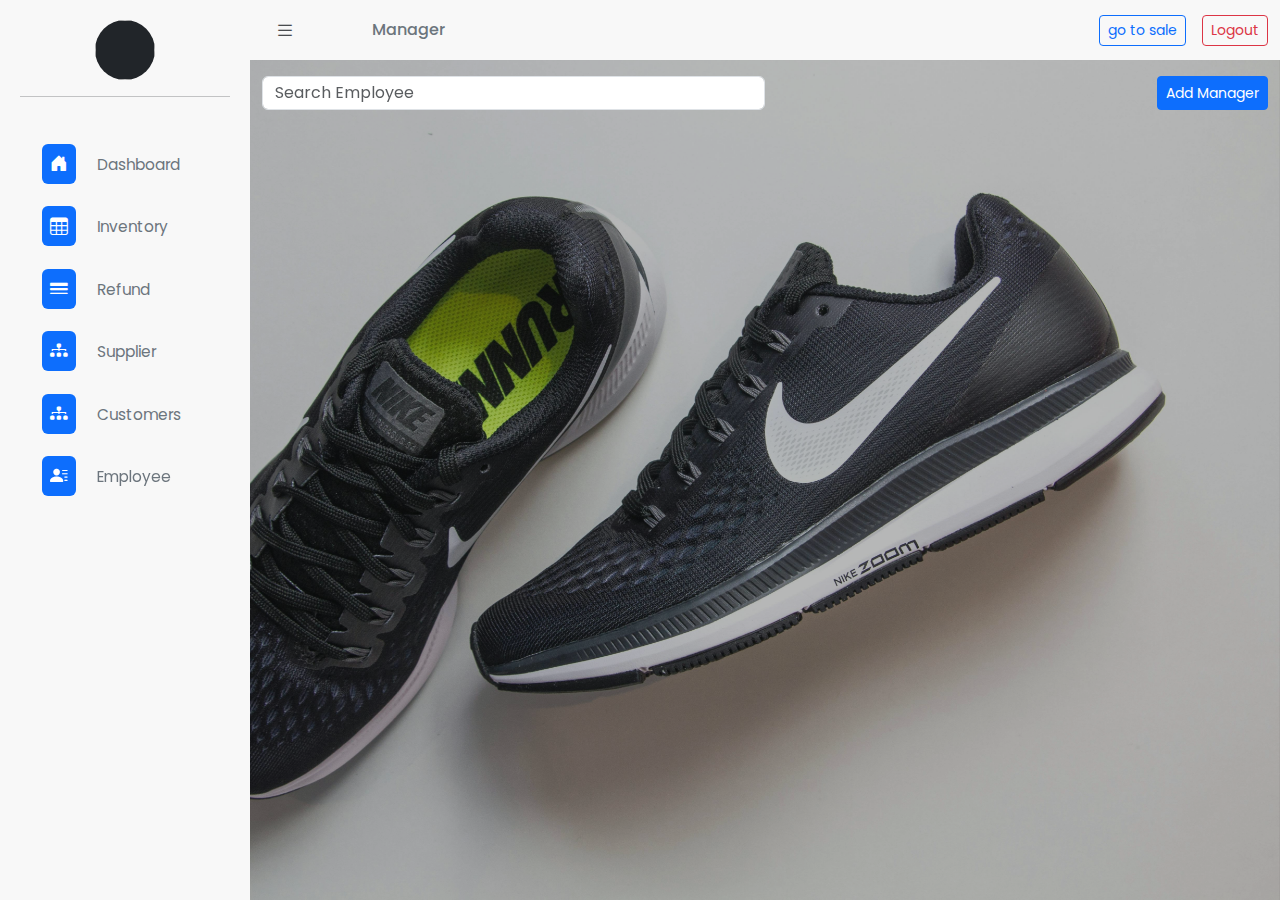
<file: helloshoespvt-frontend/page/admin/manager.html>
<!DOCTYPE html>
<html lang="en">
<head>
  <meta charset="UTF-8">
  <title>Hello Shoe | Manager</title>
  <meta name="viewport" content="width=device-width, initial-scale=1.0">
  <link rel="icon" href="../../assets/images/Logo.png">
  <link href="../../assets/css/bootstrap.css" rel="stylesheet">
  <link rel="stylesheet" href="../../assets/css/index.css">
  <link rel="stylesheet" href="https://fonts.googleapis.com/css2?family=Roboto&display=swap">
  <link rel="stylesheet" href="https://cdn.jsdelivr.net/npm/bootstrap-icons@1.11.3/font/bootstrap-icons.min.css">
  <link rel="stylesheet" href="../../assets/css/admin/adminSlideBar.css">
  <style>

    ::-webkit-scrollbar {
      width: 0.4vw;
    }

    ::-webkit-scrollbar-thumb {
      background-color: var(--main-color);
      border-radius: 10px;
    }

    #bg-admin {
      z-index: 100;
      background-color: rgba(29, 30, 30, 0.32);
    }

    .bg-image-change {
      background-image: url('../../assets/images/admin-bg.jpg');
      background-size: cover;
      background-repeat: no-repeat;
      background-position: center;
      height: 100vh;
      width: 100%;
      position: fixed;
      z-index: -1;
    }

    @keyframes changeImage {
      0% {
        background-image: url('../../assets/images/admin-bg.jpg');
      }
      25% {
        /*background-image: url('../../assets/images/admin-bg-2.jpg');*/
      }
      50% {
        /*background-image: url('../../assets/images/admin-bg-3.jpg');*/
      }
      75% {
        /*background-image: url('../../assets/images/admin-bg-4.jpg');*/
      }
      100% {
        /*background-image: url('../../assets/images/admin-bg.jpg');*/
      }
    }

    .employee-header{
      background-color: #d79e49;
      height: 80px;
      width: 100%;
      position: absolute;
      top: 0;
      left: 0;
      border-radius: 5px;
      border-bottom-left-radius: 70px;
      border-bottom-right-radius: 70px;
      z-index: 1;
    }
  </style>

</head>
<body>

<div id="bg-admin">
  <div class="bg-image-change"></div>


  <div class="wrapper">
    <!-- Sidebar  -->
    <nav id="sidebar" style="height: 100vh">
      <div class="sidebar-header">
        <div class="d-flex justify-content-center">
          <img class="rounded-circle bg-dark" id="admin-profile-pic" width="60" height="60">
        </div>
        <h6 class="ms-2 text-secondary text-center mt-2" id="admin-user-name"></h6>
        <hr class="text-dark">
      </div>
      <ul class="nav nav-pills flex-column mb-auto slider p-2" id="admin-option">
        <li class="nav-item nav-btn">
          <a href="index.html" class="nav-link nv-btn" aria-current="page">
            <svg class="bi me-2" width="16" height="20">
              <i class="bi bi-house-door-fill text-white bg-primary p-2 rounded-2"></i>
            </svg>
            <small class="text-secondary ms-3">Dashboard</small>
          </a>
        </li>
        <li class="mt-3 nav-btn">
          <a href="inventory.html" class="nav-link ">
            <svg class="bi me-2" width="16" height="16">
              <i class="bi bi-table text-white bg-primary p-2 rounded-2"></i>
            </svg>
            <small class="text-secondary ms-3">Inventory</small>
          </a>
        </li>
        <li class="mt-3">
          <a href="refund.html" class="nav-link ">
            <svg class="bi me-2" width="16" height="16">
              <i class="bi bi-border-width text-white bg-primary p-2 rounded-2"></i>
            </svg>
            <small class="text-secondary ms-3">Refund</small>
          </a>
        </li>
        <li class="mt-3">
          <a href="supplier.html" class="nav-link ">
            <svg class="bi me-2" width="16" height="16">
              <i class="bi bi-diagram-3-fill text-white bg-primary p-2 rounded-2"></i>
            </svg>
            <small class="text-secondary ms-3">Supplier</small>
          </a>
        </li>
        <li class="mt-3">
          <a href="customers.html" class="nav-link ">
            <svg class="bi me-2" width="16" height="16">
              <i class="bi bi-diagram-3-fill text-white bg-primary p-2 rounded-2"></i>
            </svg>
            <small class="text-secondary ms-3">Customers</small>
          </a>
        </li>
        <li class="mt-3">
          <a href="employee.html" class="nav-link ">
            <svg class="bi me-2" width="16" height="16">
              <i class="bi bi-person-lines-fill text-white bg-primary p-2 rounded-2"></i>
            </svg>
            <small class="text-secondary ms-3">Employee</small>
          </a>
        </li>
      </ul>
    </nav>
    <!-- Page Content  -->
    <div id="" class="w-100">
      <nav class="navbar navbar-expand-lg">
        <div class="container-fluid d-flex justify-content-sm-between">
          <div class="d-flex align-items-center gap-5">
            <button type="button" id="sidebarCollapse" class="btn bg-transparent">
              <i class="bi bi-list fs-5"></i>
            </button>
            <h6 class="text-secondary ms-3 mt-2">Manager</h6>
          </div>
          <div class="d-flex">
            <a href="../../page/regular/regular-user-order.html" class="btn btn-sm ms-3 btn-outline-primary">go to sale</a>
            <a href="../../index.html" class="btn btn-sm ms-3 btn-outline-danger">Logout</a>
          </div>
        </div>
      </nav>
      <section class="container-fluid">
        <section class="d-flex justify-content-sm-between" style="height: 50px">
          <input type="text" class="form-control mt-3 w-50" placeholder="Search Employee">
          <button class="btn btn-sm btn-primary mt-3" id="btn-employee-modal">Add Manager</button>
        </section>
        <section class="row row-cols-md-3" id="emp-row"></section>
      </section>
    </div>
  </div>

  <div class="modal fade" id="employee-modal" data-bs-backdrop="static" data-bs-keyboard="false" tabindex="-1"
       aria-labelledby="staticBackdropLabel" aria-hidden="true">
    <div class="modal-dialog modal-dialog-centered modal-lg">
      <div class="modal-content">
        <div class="modal-header bg-primary">
          <h1 class="modal-title fs-5 " id="staticBackdropLabel">Add New Manager</h1>
          <button type="button" class="btn-close" data-bs-dismiss="modal" aria-label="Close"></button>
        </div>
        <div class="modal-body">
          <form id="branch-inputs">
            <div class="row">
              <div class="col-6">
                <div class="mb-1">
                  <label for="emp-branch" class="form-label">Branch</label>
                  <select class="form-select" aria-label="Default select example" id="emp-branch">
                    <option selected></option>
                  </select>
                </div>
                <div class="mb-1">
                  <label for="emp-name" class="form-label">Employee Name</label>
                  <input type="text" class="form-control" id="emp-name">
                </div>
                <div class="mb-1">
                  <label for="emp-gender" class="form-label">Gender</label>
                  <select class="form-select" aria-label="Default select example" id="emp-gender">
                    <option selected></option>
                    <option value="MALE">MALE</option>
                    <option value="FEMALE">FEMALE</option>
                  </select>
                </div>
                <div class="mb-1">
                  <label for="emp-civil-status" class="form-label">Civil Status</label>
                  <input type="text" class="form-control" id="emp-civil-status">
                </div>
                <div class="mb-1">
                  <label for="emp-contact" class="form-label">Contact</label>
                  <input type="text" class="form-control" id="emp-contact">
                </div>
                <div class="mb-1">
                  <label for="emp-email" class="form-label">Email</label>
                  <input type="text" class="form-control" id="emp-email">
                </div>
                <div class="mb-1">
                  <label for="emp-designation" class="form-label">Designation</label>
                  <input type="text" class="form-control" id="emp-designation">
                </div>
                <div class="mb-1">
                  <label for="emp-dob" class="form-label">Designation</label>
                  <input type="date" class="form-control" id="emp-dob">
                </div>
                <div class="mb-1">
                  <label for="emp-emg-guardian" class="form-label">Emergency Guardian</label>
                  <input type="text" class="form-control" id="emp-emg-guardian">
                </div>
                <div class="mb-1">
                  <label for="emp-emg-contact" class="form-label">Emergency Contact</label>
                  <input type="text" class="form-control" id="emp-emg-contact">
                </div>
              </div>
              <div class="col-6">
                <div class="mb-1">
                  <label for="emp-address-lane" class="form-label">Address main Lane</label>
                  <input type="text" class="form-control" id="emp-address-lane">
                </div>
                <div class="mb-1">
                  <label for="emp-address-state" class="form-label">Address main State</label>
                  <input type="text" class="form-control" id="emp-address-state">
                </div>
                <div class="mb-1">
                  <label for="emp-address-country" class="form-label">Address main Country</label>
                  <input type="text" class="form-control" id="emp-address-country">
                </div>
                <div class="mb-1">
                  <label for="emp-address-city" class="form-label">Address main city</label>
                  <input type="text" class="form-control" id="emp-address-city">
                </div>
                <div class="mb-1">
                  <label for="emp-address-code" class="form-label">Address postal Code</label>
                  <input type="text" class="form-control" id="emp-address-code">
                </div>

                <div class="mb-1">
                  <div class="d-flex justify-content-center m-2">
                    <img src="../../assets/images/Logo-dark.png" id="emp-img-preview" class="rounded-circle border " style="width: 150px;height: 150px">
                  </div>
                  <input type="file" class="form-control" id="emp-img">
                </div>

              </div>
            </div>
          </form>
        </div>
        <div class="modal-footer">
          <button type="button" class="btn btn-secondary" data-bs-dismiss="modal">Close</button>
          <button type="button" class="btn btn-primary" id="btn-add-emp">Add Manager</button>
        </div>
      </div>
    </div>
  </div>

</div>
<script src="../../assets/js/jquery.js"></script>
<script src="../../assets/js/sweetAlerts.js"></script>
<script src="../../util/base.js"></script>
<script src="../../assets/js/bootstrap.js"></script>
<script src="../../assets/js/bootstrap.bundle.min.js"></script>
<script src="../../controller/commonDetailController.js"></script>
<script src="../../controller/employeeController.js"></script>
<script>

  isColspane = true;

  $(document).ready(function () {
    $('#sidebarCollapse').on('click', function () {
      if (isColspane) {
        $('#emp-row').addClass('row-cols-md-4');
        isColspane = false;
      } else {
        $('#emp-row').removeClass('row-cols-md-4');
        isColspane = true;
      }
      $('#sidebar').toggleClass('active');
    });
  });
</script>
<script>
  // $(document).ready(function () {
  //   $('#example').DataTable({
  //     "language": {
  //       "search": "Search Records:",
  //       "lengthMenu": "Display count _MENU_",
  //       "info": "Showing _START_ to _END_ of _TOTAL_ records",
  //       "infoEmpty": "Showing 0 to 0 of 0 records",
  //       "infoFiltered": "(filtered from _MAX_ total records)",
  //     }
  //   });
  // });

</script>
</body>
</html>
</file>
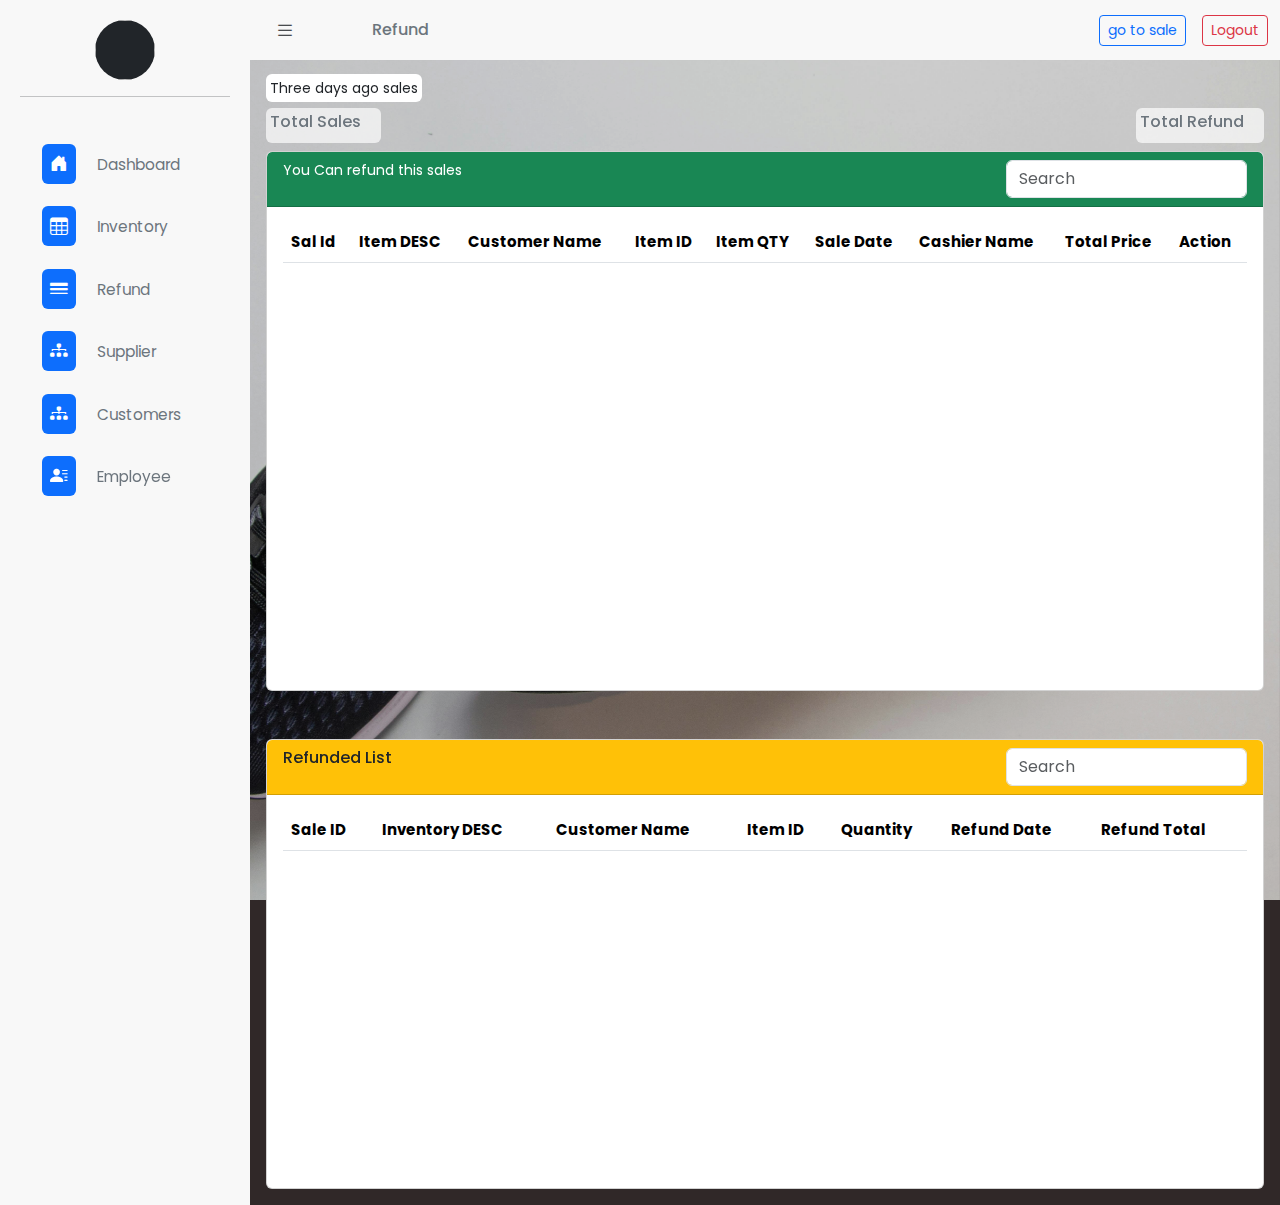
<file: helloshoespvt-frontend/page/admin/refund.html>
<!DOCTYPE html>
<html lang="en">
<head>
    <meta charset="UTF-8">
    <title>Hello Shoe | Sales</title>
    <meta name="viewport" content="width=device-width, initial-scale=1.0">
    <link rel="icon" href="../../assets/images/Logo.png">
    <link href="../../assets/css/bootstrap.css" rel="stylesheet">
    <link rel="stylesheet" href="../../assets/css/index.css">
    <link rel="stylesheet" href="https://fonts.googleapis.com/css2?family=Roboto&display=swap">
    <link rel="stylesheet" href="https://cdn.jsdelivr.net/npm/bootstrap-icons@1.11.3/font/bootstrap-icons.min.css">
    <link rel="stylesheet" href="../../assets/css/admin/adminSlideBar.css">
    <style>

        ::-webkit-scrollbar {
            width: 0.4vw;
        }

        ::-webkit-scrollbar-thumb {
            background-color: var(--main-color);
            border-radius: 10px;
        }

        #bg-admin {
            z-index: 100;
            background-color: rgba(0, 0, 0, 0.2);
        }

        .bg-image-change {
            background-image: url('../../assets/images/admin-bg.jpg');
            background-size: cover;
            background-repeat: no-repeat;
            background-position: center;
            height: 100vh;
            width: 100%;
            position: fixed;
            z-index: -1;
        }

        @keyframes changeImage {
            0% {
                background-image: url('../../assets/images/admin-bg.jpg');
            }
            25% {
                /*background-image: url('../../assets/images/admin-bg-2.jpg');*/
            }
            50% {
                /*background-image: url('../../assets/images/admin-bg-3.jpg');*/
            }
            75% {
                /*background-image: url('../../assets/images/admin-bg-4.jpg');*/
            }
            100% {
                /*background-image: url('../../assets/images/admin-bg.jpg');*/
            }
        }
    </style>

</head>
<body>

<div id="bg-admin">
    <div class="bg-image-change"></div>
    <div class="wrapper">
        <!-- Sidebar  -->
        <nav id="sidebar">
            <div class="sidebar-header">
                <div class="d-flex justify-content-center">
                    <img class="rounded-circle bg-dark" id="admin-profile-pic" width="60" height="60">
                </div>
                <h6 class="ms-2 text-secondary text-center mt-2" id="admin-user-name"></h6>
                <hr class="text-dark">
            </div>
            <ul class="nav nav-pills flex-column mb-auto slider p-2" id="admin-option">
                <li class="nav-item nav-btn">
                    <a href="index.html" class="nav-link nv-btn" aria-current="page">
                        <svg class="bi me-2" width="16" height="20">
                            <i class="bi bi-house-door-fill text-white bg-primary p-2 rounded-2"></i>
                        </svg>
                        <small class="text-secondary ms-3">Dashboard</small>
                    </a>
                </li>
                <li class="mt-3 nav-btn">
                    <a href="inventory.html" class="nav-link ">
                        <svg class="bi me-2" width="16" height="16">
                            <i class="bi bi-table text-white bg-primary p-2 rounded-2"></i>
                        </svg>
                        <small class="text-secondary ms-3">Inventory</small>
                    </a>
                </li>
                <li class="mt-3">
                    <a href="refund.html" class="nav-link ">
                        <svg class="bi me-2" width="16" height="16">
                            <i class="bi bi-border-width text-white bg-primary p-2 rounded-2"></i>
                        </svg>
                        <small class="text-secondary ms-3">Refund</small>
                    </a>
                </li>
                <li class="mt-3">
                    <a href="supplier.html" class="nav-link ">
                        <svg class="bi me-2" width="16" height="16">
                            <i class="bi bi-diagram-3-fill text-white bg-primary p-2 rounded-2"></i>
                        </svg>
                        <small class="text-secondary ms-3">Supplier</small>
                    </a>
                </li>
                <li class="mt-3">
                    <a href="customers.html" class="nav-link ">
                        <svg class="bi me-2" width="16" height="16">
                            <i class="bi bi-diagram-3-fill text-white bg-primary p-2 rounded-2"></i>
                        </svg>
                        <small class="text-secondary ms-3">Customers</small>
                    </a>
                </li>
                <li class="mt-3">
                    <a href="employee.html" class="nav-link ">
                        <svg class="bi me-2" width="16" height="16">
                            <i class="bi bi-person-lines-fill text-white bg-primary p-2 rounded-2"></i>
                        </svg>
                        <small class="text-secondary ms-3">Employee</small>
                    </a>
                </li>
            </ul>
        </nav>
        <!-- Page Content  -->
        <div id="" class="w-100">
            <nav class="navbar navbar-expand-lg">
                <div class="container-fluid d-flex justify-content-sm-between">
                    <div class="d-flex align-items-center gap-5">
                        <button type="button" id="sidebarCollapse" class="btn bg-transparent">
                            <i class="bi bi-list fs-5"></i>
                        </button>
                        <h6 class="text-secondary ms-3 mt-2">Refund</h6>
                    </div>
                    <div class="d-flex">
                        <a href="../../page/regular/regular-user-order.html" class="btn btn-sm ms-3 btn-outline-primary">go to sale</a>
                        <a href="../../index.html" class="btn btn-sm ms-3 btn-outline-danger">Logout</a>
                    </div>
                </div>
            </nav>
            <section class="p-3 container">
                <div class="row">
                    <div class="col-12">
                        <section class="">
                            <small class="p-1 rounded-2 bg-white">Three days ago sales</small>
                            <div class="d-flex mt-2 justify-content-sm-between">
                                <div class="d-flex p-1 text-center rounded-2"
                                     style="background-color: rgba(255,255,255,0.68)">
                                    <h6 class="text-secondary">Total Sales</h6>
                                    <h6 class="text-primary ms-3" id="total-sale"></h6>
                                </div>
                                <div class="d-flex p-1 text-center rounded-2"
                                     style="background-color: rgba(255,255,255,0.68)">
                                    <h6 class="text-secondary">Total Refund</h6>
                                    <h6 class="text-danger ms-3" id="total-refund"></h6>
                                </div>
                            </div>

                            <section class="card overflow-y-scroll mt-2 mb-5" style="height: 60vh">
                                <div class="card-header bg-success w-100 d-flex justify-content-sm-between">
                                    <small class="text-white">You Can refund this sales</small>
                                    <input type="text" id="txt-can-refund" class="form-control w-25" placeholder="Search">
                                </div>
                                <div class="card-body">
                                    <table class="table table-hover">
                                        <thead>
                                        <tr style="font-size: 15px">
                                            <th scope="col">Sal Id</th>
                                            <th scope="col">Item DESC</th>
                                            <th scope="col">Customer Name</th>
                                            <th scope="col">Item ID</th>
                                            <th scope="col">Item QTY</th>
                                            <th scope="col">Sale Date</th>
                                            <th scope="col">Cashier Name</th>
                                            <th scope="col">Total Price</th>
                                            <th scope="col">Action</th>
                                        </tr>
                                        </thead>
                                        <tbody style="font-size: 14px" id="tbl-refund"></tbody>
                                    </table>
                                </div>
                            </section>
                        </section>

                        <section class="card overflow-y-scroll" style="height: 50vh">
                            <div class="card-header bg-warning w-100 d-flex justify-content-sm-between">
                                <h6 class="text-dark">Refunded List</h6>
                                <input type="text" class="form-control w-25" id="txt-serch-refund" placeholder="Search">
                            </div>
                            <div class="card-body">
                                <table class="table table-hover">
                                    <thead>
                                    <tr style="font-size: 15px">
                                        <th scope="col">Sale ID</th>
                                        <th scope="col">Inventory DESC</th>
                                        <th scope="col">Customer Name</th>
                                        <th scope="col">Item ID</th>
                                        <th scope="col">Quantity</th>
                                        <th scope="col">Refund Date</th>
                                        <th scope="col">Refund Total</th>
                                    </tr>
                                    </thead>
                                    <tbody id="tbl-refunded" style="font-size: 14px">

                                    </tbody>
                                </table>
                            </div>
                        </section>
                    </div>
                </div>
            </section>
        </div>
    </div>

</div>

</body>
<script src="../../assets/js/jquery.js"></script>
<script src="../../assets/js/bootstrap.js"></script>
<script src="../../assets/js/sweetAlerts.js"></script>
<link rel="stylesheet" href="../../assets/css/admin/adminSlideBar.css">
<script src="../../controller/commonDetailController.js"></script>
<script src="../../util/base.js"></script>
<script src="../../controller/refundController.js"></script>
<script>
    $(document).ready(function () {
        $('#sidebarCollapse').on('click', function () {
            $('#sidebar').toggleClass('active');
        });
    });
</script>
</html>
</file>
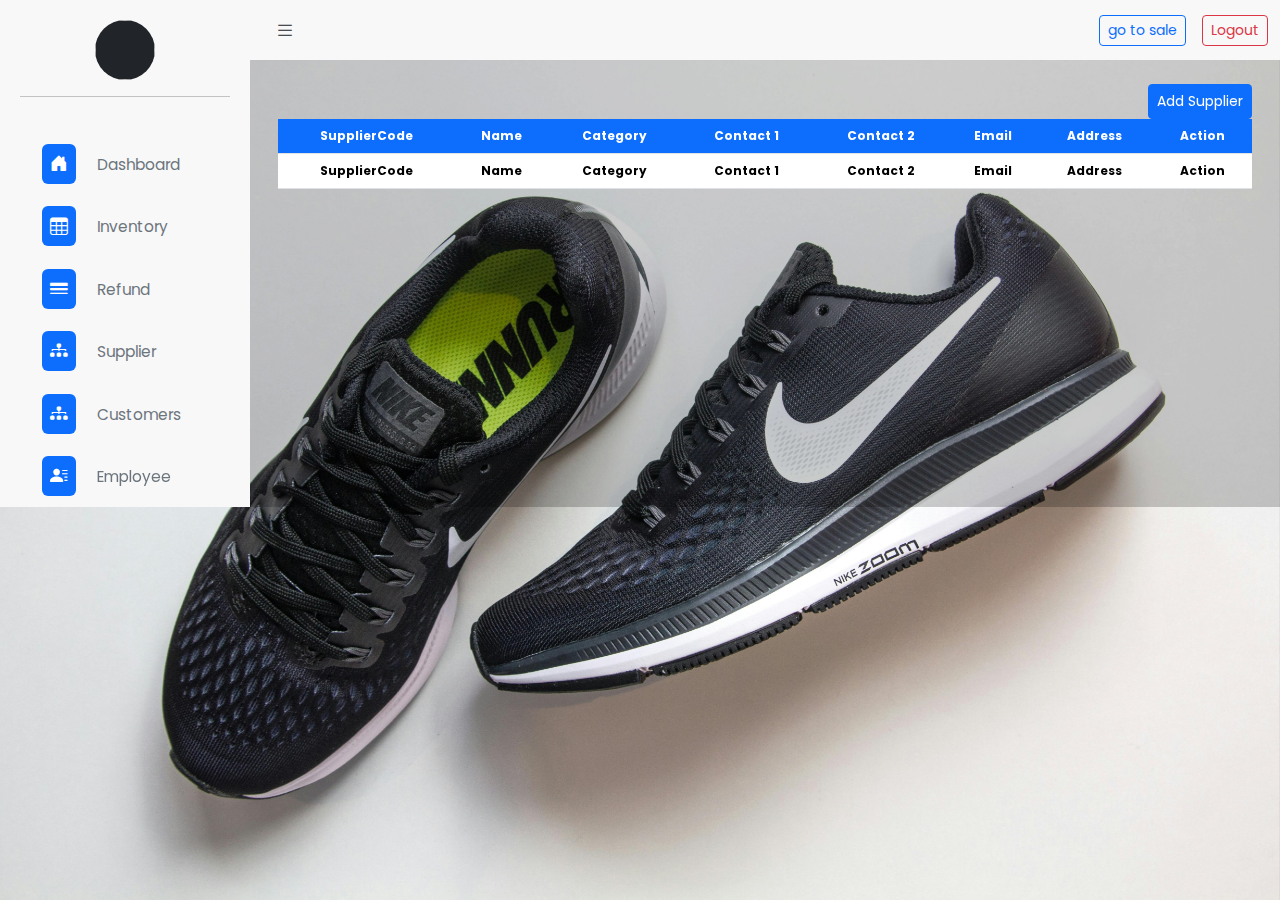
<file: helloshoespvt-frontend/page/admin/supplier.html>
<!DOCTYPE html>
<html lang="en">
<head>
    <meta charset="UTF-8">
    <title>Hello Shoe | Supplier</title>
    <meta name="viewport" content="width=device-width, initial-scale=1.0">
    <link rel="icon" href="../../assets/images/Logo.png">
    <link href="../../assets/css/bootstrap.css" rel="stylesheet">
    <link rel="stylesheet" href="../../assets/css/index.css">
    <link rel="stylesheet" href="https://fonts.googleapis.com/css2?family=Roboto&display=swap">
    <link rel="stylesheet" href="https://cdn.jsdelivr.net/npm/bootstrap-icons@1.11.3/font/bootstrap-icons.min.css">
    <link rel="stylesheet" href="../../assets/css/admin/adminSlideBar.css">
    <style>

        ::-webkit-scrollbar {
            width: 0.4vw;
        }

        ::-webkit-scrollbar-thumb {
            background-color: var(--main-color);
            border-radius: 10px;
        }

        #bg-admin {
            z-index: 100;
            background-color: rgba(0, 0, 0, 0.2);
        }

        .bg-image-change {
            background-image: url('../../assets/images/admin-bg.jpg');
            background-size: cover;
            background-repeat: no-repeat;
            background-position: center;
            height: 100vh;
            width: 100%;
            position: fixed;
            z-index: -1;
        }

        @keyframes changeImage {
            0% {
                background-image: url('../../assets/images/admin-bg.jpg');
            }
            25% {
                /*background-image: url('../../assets/images/admin-bg-2.jpg');*/
            }
            50% {
                /*background-image: url('../../assets/images/admin-bg-3.jpg');*/
            }
            75% {
                /*background-image: url('../../assets/images/admin-bg-4.jpg');*/
            }
            100% {
                /*background-image: url('../../assets/images/admin-bg.jpg');*/
            }
        }
    </style>

</head>
<body>

<div id="bg-admin">
    <div class="bg-image-change"></div>
    <div class="wrapper">
        <!-- Sidebar  -->
        <nav id="sidebar">
            <div class="sidebar-header">
                <div class="d-flex justify-content-center">
                    <img class="rounded-circle bg-dark" id="admin-profile-pic" width="60" height="60">
                </div>
                <h6 class="ms-2 text-secondary text-center mt-2" id="admin-user-name"></h6>
                <hr class="text-dark">
            </div>
            <ul class="nav nav-pills flex-column mb-auto slider p-2" id="admin-option">
                <li class="nav-item nav-btn">
                    <a href="index.html" class="nav-link nv-btn" aria-current="page">
                        <svg class="bi me-2" width="16" height="20">
                            <i class="bi bi-house-door-fill text-white bg-primary p-2 rounded-2"></i>
                        </svg>
                        <small class="text-secondary ms-3">Dashboard</small>
                    </a>
                </li>
                <li class="mt-3 nav-btn">
                    <a href="inventory.html" class="nav-link ">
                        <svg class="bi me-2" width="16" height="16">
                            <i class="bi bi-table text-white bg-primary p-2 rounded-2"></i>
                        </svg>
                        <small class="text-secondary ms-3">Inventory</small>
                    </a>
                </li>
                <li class="mt-3">
                    <a href="refund.html" class="nav-link ">
                        <svg class="bi me-2" width="16" height="16">
                            <i class="bi bi-border-width text-white bg-primary p-2 rounded-2"></i>
                        </svg>
                        <small class="text-secondary ms-3">Refund</small>
                    </a>
                </li>
                <li class="mt-3">
                    <a href="supplier.html" class="nav-link ">
                        <svg class="bi me-2" width="16" height="16">
                            <i class="bi bi-diagram-3-fill text-white bg-primary p-2 rounded-2"></i>
                        </svg>
                        <small class="text-secondary ms-3">Supplier</small>
                    </a>
                </li>
                <li class="mt-3">
                    <a href="customers.html" class="nav-link ">
                        <svg class="bi me-2" width="16" height="16">
                            <i class="bi bi-diagram-3-fill text-white bg-primary p-2 rounded-2"></i>
                        </svg>
                        <small class="text-secondary ms-3">Customers</small>
                    </a>
                </li>
                <li class="mt-3">
                    <a href="employee.html" class="nav-link ">
                        <svg class="bi me-2" width="16" height="16">
                            <i class="bi bi-person-lines-fill text-white bg-primary p-2 rounded-2"></i>
                        </svg>
                        <small class="text-secondary ms-3">Employee</small>
                    </a>
                </li>
            </ul>
        </nav>
        <!-- Page Content  -->
        <div id="" class="w-100">
            <nav class="navbar navbar-expand-lg">
                <div class="container-fluid d-flex justify-content-sm-between">
                    <button type="button" id="sidebarCollapse" class="btn bg-transparent">
                        <i class="bi bi-list fs-5"></i>
                    </button>
                    <div class="d-flex">
                        <a href="../../page/regular/regular-user-order.html" class="btn btn-sm ms-3 btn-outline-primary">go to sale</a>
                        <a href="../../index.html" class="btn btn-sm ms-3 btn-outline-danger">Logout</a>
                    </div>
                </div>
            </nav>
            <section class="p-3">
                <section class="mt-2 container-fluid d-flex justify-content-end">
                    <button class="btn btn-sm btn-primary" id="btn-add-modal" style="height: 35px" type="button">Add
                        Supplier
                    </button>
                </section>
                <section class="container-fluid">
                    <table id="tbl-supplier" class="table table-hover table-striped" style="width:100%">
                        <thead class="bg-primary mb-2">
                        <tr class="bg-primary rounded-2" style="font-size: 12px">
                            <th class="text-center bg-primary text-white">SupplierCode</th>
                            <th class="text-center bg-primary text-white">Name</th>
                            <th class="text-center bg-primary text-white">Category</th>
                            <th class="text-center bg-primary text-white">Contact 1</th>
                            <th class="text-center bg-primary text-white">Contact 2</th>
                            <th class="text-center bg-primary text-white">Email</th>
                            <th class="text-center bg-primary text-white">Address</th>
                            <th class="text-center bg-primary text-white">Action</th>
                        </tr>
                        </thead>
                        <tbody class="mt-5" id="tbl-supplier-body" style="font-size: 13px"></tbody>
                        <tfoot>
                        <tr style="font-size: 12px">
                            <th class="text-center">SupplierCode</th>
                            <th class="text-center">Name</th>
                            <th class="text-center">Category</th>
                            <th class="text-center">Contact 1</th>
                            <th class="text-center">Contact 2</th>
                            <th class="text-center">Email</th>
                            <th class="text-center">Address</th>
                            <th class="text-center">Action</th>
                        </tr>
                        </tfoot>
                    </table>
                </section>
            </section>
        </div>
    </div>

    <div class="modal fade" id="supplier-modal" data-bs-backdrop="static" data-bs-keyboard="false" tabindex="-1"
         aria-labelledby="staticBackdropLabel" aria-hidden="true">
        <div class="modal-dialog modal-dialog-centered modal-lg">
            <div class="modal-content">
                <div class="modal-header bg-primary">
                    <h1 class="modal-title fs-5 " id="staticBackdropLabel">Add New Supplier</h1>
                    <button type="button" class="btn-close" data-bs-dismiss="modal" aria-label="Close"></button>
                </div>
                <div class="modal-body">
                    <form id="supplier-inputs">
                        <div class="row">
                            <div class="col-6">
                                <div class="mb-1">
                                    <label for="supplier-name" class="form-label">Supplier Name</label>
                                    <input type="text" class="form-control" id="supplier-name">
                                </div>
                                <div class="mb-1">
                                    <label for="supplier-category" class="form-label">Supplier Category</label>
                                    <select class="form-select" aria-label="Default select example" id="supplier-category">
                                        <option selected></option>
                                        <option value="INTERNATIONAL">INTERNATIONAL</option>
                                        <option value="LOCAL">LOCAL</option>
                                    </select>
                                </div>
                                <div class="mb-1">
                                    <label for="sup-contact-1" class="form-label" id="lbl-status">Supplier Contact No 1</label>
                                    <input type="text" class="form-control" id="sup-contact-1">
                                </div>
                                <div class="mb-1">
                                    <label for="sup-contact-2" class="form-label">Supplier Contact No 2</label>
                                    <input type="text" class="form-control" id="sup-contact-2">
                                </div>
                                <div class="mb-1">
                                    <label for="sup-email" class="form-label">Email</label>
                                    <input type="text" class="form-control" id="sup-email">
                                </div>
                            </div>
                            <div class="col-6">
                                <div class="mb-1">
                                    <label for="sup-address-lane" class="form-label">Address main Lane</label>
                                    <input type="text" class="form-control" id="sup-address-lane">
                                </div>
                                <div class="mb-1">
                                    <label for="sup-address-state" class="form-label">Address main State</label>
                                    <input type="text" class="form-control" id="sup-address-state">
                                </div>
                                <div class="mb-1">
                                    <label for="sup-address-country" class="form-label">Address main Country</label>
                                    <input type="text" class="form-control" id="sup-address-country">
                                </div>
                                <div class="mb-1">
                                    <label for="sup-address-city" class="form-label">Address main city</label>
                                    <input type="text" class="form-control" id="sup-address-city">
                                </div>
                                <div class="mb-1">
                                    <label for="sup-address-code" class="form-label">Address postal Code</label>
                                    <input type="text" class="form-control" id="sup-address-code">
                                </div>
                                <div class="mb-1">
                                    <label for="sup-origin-country" class="form-label">Origin Country</label>
                                    <input type="text" class="form-control" id="sup-origin-country">
                                </div>
                            </div>
                        </div>
                    </form>
                </div>
                <div class="modal-footer">
                    <button type="button" class="btn btn-secondary" data-bs-dismiss="modal">Close</button>
                    <button type="button" class="btn btn-primary" id="btn-add-sup">Add Supplier</button>
                </div>
            </div>
        </div>
    </div>

</div>

</body>

<script src="../../assets/js/jquery.js"></script>
<script src="../../assets/js/bootstrap.bundle.min.js"></script>
<script src="../../assets/js/sweetAlerts.js"></script>
<script src="https://cdn.datatables.net/2.0.5/js/dataTables.js"></script>
<script src="https://cdn.datatables.net/2.0.5/js/dataTables.bootstrap5.js"></script>
<script src="../../util/base.js"></script>
<script src="../../controller/commonDetailController.js"></script>
<script src="../../controller/userSupplierController.js"></script>
<script src="../../validation/supplierValidation.js"></script>

<script>

    // for (let i = 0; i < 10; i++) {
    //   $('#tbl-supplier-body').append(`
    //       <tr>
    //            <td class="text-center">${i}</td>
    //            <td class="text-center">System Architect</td>
    //            <td class="text-center">Edinburgh</td>
    //            <td class="text-center">61</td>
    //            <td class="text-center">2011-04-25</td>
    //            <td class="text-center">$320,800</td>
    //            <td class="text-center">savinda , sirisumana mw dickwalla</td>
    //               <td class="text-center">
    //                   <div class="d-flex">
    //                   <button class="btn btn-sm btn-primary"><i class="bi bi-pencil-square"></i></button>
    //                   <button class="btn btn-sm btn-danger ms-2"><i class="bi bi-person-x-fill"></i></button>
    //                   </div>
    //               </td>
    //       </tr>
    //   `)
    // }
    // new DataTable('#example');

</script>
<script>
    $(document).ready(function () {
        $('#sidebarCollapse').on('click', function () {
            $('#sidebar').toggleClass('active');
        });
    });

</script>
</html>
</file>
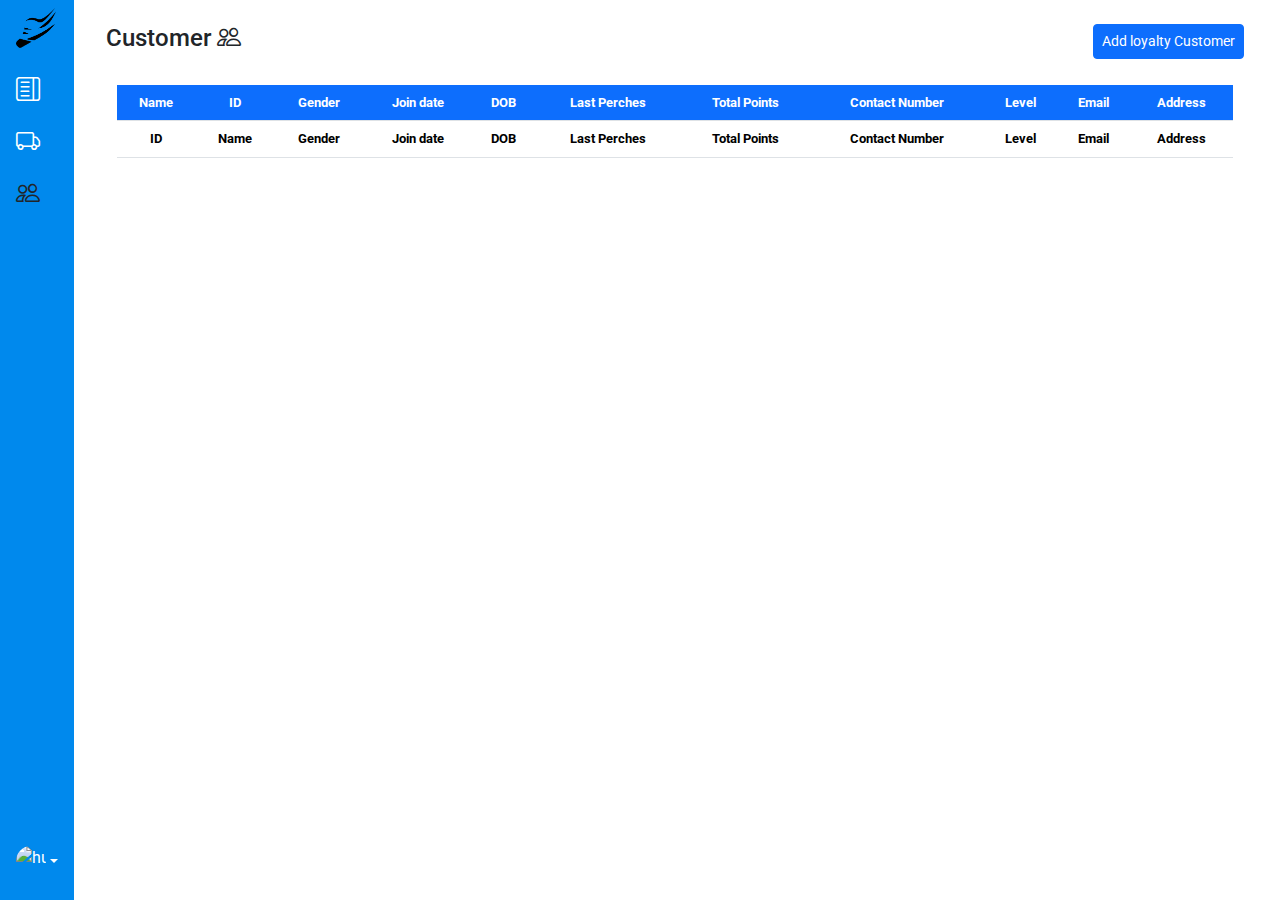
<file: helloshoespvt-frontend/page/regular/regular-user-customer-page.html>
<!DOCTYPE html>
<html lang="en">
<head>
    <title>Hello shoe pvt customer</title>
    <meta charset="UTF-8">
    <meta name="viewport" content="width=device-width, initial-scale=1.0">
    <link rel="icon" href="../../assets/images/Logo.png">
    <link href="../../assets/css/bootstrap.css" rel="stylesheet">
    <link rel="stylesheet" href="../../assets/css/index.css">
    <link rel="stylesheet" href="https://fonts.googleapis.com/css2?family=Roboto&display=swap">
    <link rel="stylesheet" href="https://cdn.jsdelivr.net/npm/bootstrap-icons@1.11.3/font/bootstrap-icons.min.css">
    <link rel="stylesheet" href="../../assets/css/regular-user-sidebar/index.css">

</head>
<body>
<main class="container-fluid">
    <div class="row flex-nowrap">
        <div class="col-auto px-0 position-fixed z-3" style="background-color: var(--main-color)">
            <div class="d-flex flex-column align-items-center align-items-sm-start px-3 pt-2 min-vh-100">
                <a href="regular-user-order.html"
                   class="d-flex align-items-center pb-3 mb-md-0 me-md-auto text-decoration-none">
                    <img src="../../assets/images/Logo-dark.png" style="width: 40px; height: 40px" class="m-auto">
                </a>
                <ul class="nav nav-pills flex-column mb-sm-auto mb-0 align-items-center align-items-sm-start" id="menu">
                    <li class="nav-item">
                        <a href="regular-user-order.html" class="nav-link align-middle px-0">
                            <i class="bi bi-layout-text-sidebar fs-4"></i>
                        </a>
                    </li>
<!--                    <li>-->
<!--                        <a href="sample.html" class="nav-link px-0 align-middle">-->
<!--                            <i class="bi bi-file-person fs-4"></i></a>-->
<!--                    </li>-->
<!--                    <li>-->
<!--                        <a href="sample.html" class="nav-link px-0 align-middle">-->
<!--                            <i class="bi bi-archive-fill fs-4"></i></i></a>-->
<!--                    </li>-->
                    <li>
                        <a href="regular-user-supplier-page.html" class="nav-link px-0 align-middle">
                            <i class="bi bi-truck fs-4"></i></i></a>
                    </li>
                    <li>
                        <a href="regular-user-customer-page.html" class="nav-link px-0 align-middle">
                            <i class="fs-4 bi-people text-dark"></i></a>
                    </li>
                </ul>
                <hr>
                <div class="dropdown pb-4">
                    <a href="#" class="d-flex align-items-center text-white text-decoration-none dropdown-toggle"
                       id="dropdownUser1" data-bs-toggle="dropdown" aria-expanded="false">
                        <img id="user-image" alt="hugenerd" width="30" height="30"
                             class="rounded-circle">
                    </a>
                    <ul class="dropdown-menu dropdown-menu-dark text-small shadow" aria-labelledby="dropdownUser1">
                        <li><a class="dropdown-item" href="#">Settings</a></li>
                        <li><a class="dropdown-item" href="#">Profile</a></li>
                        <li>
                            <hr class="dropdown-divider">
                        </li>
                        <li><a class="dropdown-item" href="../../index.html">Sign out</a></li>
                    </ul>
                </div>
            </div>
        </div>

        <section class="col overflow-hidden" style="margin-left: 70px">
            <div class="d-flex justify-content-sm-between p-4">
                <h4>Customer&nbsp;<i class="fs-4 bi-people text-dark"></i></h4>
                <button class="btn btn-sm btn-primary" style="height: 35px" id="btn-add-customer" type="button">Add loyalty Customer
                </button>
            </div>
<!--            <hr>-->
            <section class="container">
                <table id="tbl-customer-regeular" class="table table-hover table-striped" style="width:100%">
                    <thead class="bg-primary mb-2">
                    <tr class="bg-primary rounded-2" style="font-size: 13px">
                        <th class="text-center bg-primary text-white">Name</th>
                        <th class="text-center bg-primary text-white">ID</th>
                        <th class="text-center bg-primary text-white">Gender</th>
                        <th class="text-center bg-primary text-white">Join date</th>
                        <th class="text-center bg-primary text-white">DOB</th>
                        <th class="text-center bg-primary text-white">Last Perches</th>
                        <th class="text-center bg-primary text-white">Total Points</th>
                        <th class="text-center bg-primary text-white">Contact Number</th>
                        <th class="text-center bg-primary text-white">Level</th>
                        <th class="text-center bg-primary text-white">Email</th>
                        <th class="text-center bg-primary text-white">Address</th>
                    </tr>
                    </thead>
                    <tbody class="mt-5" id="tbl-customer-regeular-body" style="font-size: 14px"></tbody>
                    <tfoot>
                    <tr style="font-size: 13px">
                        <th class="text-center">ID</th>
                        <th class="text-center">Name</th>
                        <th class="text-center">Gender</th>
                        <th class="text-center">Join date</th>
                        <th class="text-center">DOB</th>
                        <th class="text-center">Last Perches</th>
                        <th class="text-center">Total Points</th>
                        <th class="text-center">Contact Number</th>
                        <th class="text-center">Level</th>
                        <th class="text-center">Email</th>
                        <th class="text-center">Address</th>
                    </tr>
                    </tfoot>
                </table>
            </section>
        </section>
    </div>

    <div class="modal fade" id="customer-modal" data-bs-backdrop="static" data-bs-keyboard="false" tabindex="-1"
         aria-labelledby="staticBackdropLabel" aria-hidden="true">
        <div class="modal-dialog modal-dialog-centered modal-lg">
            <div class="modal-content">
                <div class="modal-header bg-primary">
                    <h1 class="modal-title fs-5 " id="staticBackdropLabel">Add New Customer</h1>
                    <button type="button" class="btn-close" data-bs-dismiss="modal" aria-label="Close"></button>
                </div>
                <div class="modal-body">
                    <form id="supplier-inputs">
                        <div class="row">
                            <div class="col-6">
                                <div class="mb-1">
                                    <label for="customer-name" class="form-label">Customer Name</label>
                                    <input type="text" class="form-control" id="customer-name">
                                </div>
                                <div class="mb-1">
                                    <label for="customer-gender" class="form-label">Customer Gender</label>
                                    <select class="form-select" aria-label="Default select example" id="customer-gender">
                                        <option selected></option>
                                        <option value="MALE">MALE</option>
                                        <option value="FEMALE">FEMALE</option>
                                    </select>
                                </div>
                                <div class="mb-1">
                                    <label for="customer-contact" class="form-label" id="lbl-status">Customer Contact</label>
                                    <input type="text" class="form-control" id="customer-contact">
                                </div>
                                <div class="mb-1">
                                    <label for="customer-email" class="form-label">Email</label>
                                    <input type="text" class="form-control" id="customer-email">
                                </div>
                                <div class="mb-1">
                                    <label for="customer-dob" class="form-label">Customer Birthday</label>
                                    <input type="date" class="form-control" id="customer-dob">
                                </div>
                            </div>
                            <div class="col-6">
                                <div class="mb-1">
                                    <label for="customer-address-lane" class="form-label">Address main Lane</label>
                                    <input type="text" class="form-control" id="customer-address-lane">
                                </div>
                                <div class="mb-1">
                                    <label for="customer-address-state" class="form-label">Address main State</label>
                                    <input type="text" class="form-control" id="customer-address-state">
                                </div>
                                <div class="mb-1">
                                    <label for="customer-address-country" class="form-label">Address main Country</label>
                                    <input type="text" class="form-control" id="customer-address-country">
                                </div>
                                <div class="mb-1">
                                    <label for="customer-address-city" class="form-label">Address main city</label>
                                    <input type="text" class="form-control" id="customer-address-city">
                                </div>
                                <div class="mb-1">
                                    <label for="customer-address-code" class="form-label">Address postal Code</label>
                                    <input type="text" class="form-control" id="customer-address-code">
                                </div>
                            </div>
                        </div>
                    </form>
                </div>
                <div class="modal-footer">
                    <button type="button" class="btn btn-secondary" data-bs-dismiss="modal">Close</button>
                    <button type="button" class="btn btn-primary" id="btn-save-customer">Add Customer</button>
                </div>
            </div>
        </div>
    </div>

</main>
<script src="../../assets/js/jquery.js"></script>
<script src="../../assets/js/bootstrap.bundle.js"></script>
<script src="../../assets/js/sweetAlerts.js"></script>
<script src="https://cdn.datatables.net/2.0.5/js/dataTables.js"></script>
<script src="https://cdn.datatables.net/2.0.5/js/dataTables.bootstrap5.js"></script>
<script src="../../util/base.js"></script>
<script src="../../controller/commonDetailController.js"></script>
<script src="../../controller/userCustomerController.js"></script>
</body>
</html>
</file>
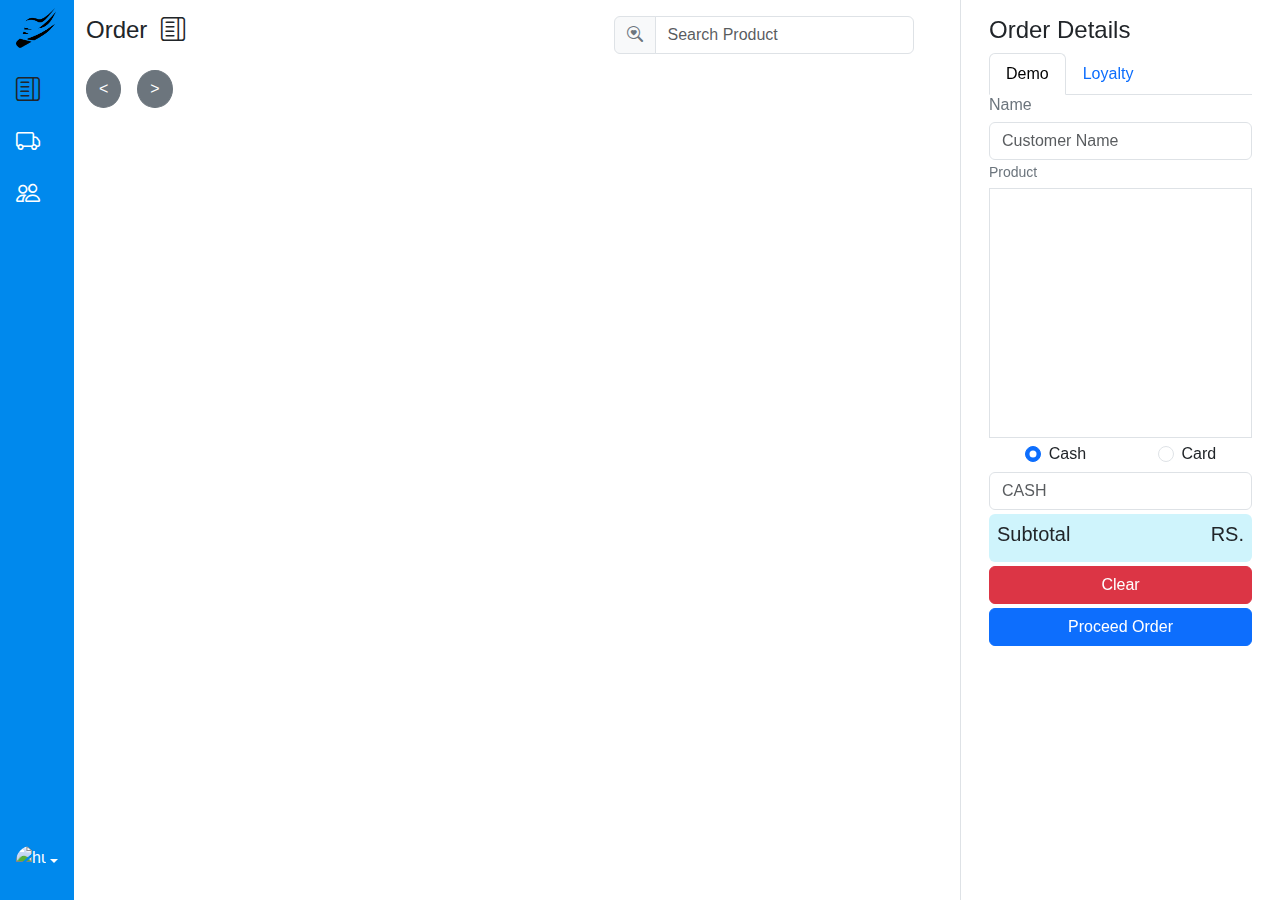
<file: helloshoespvt-frontend/page/regular/regular-user-order.html>
<!DOCTYPE html>
<html lang="en">
<head>
    <meta charset="UTF-8">
    <meta name="viewport" content="width=device-width, initial-scale=1.0">
    <link rel="icon" href="../../assets/images/Logo.png">
    <title>Hello shoe pvt regular user</title>
    <link href="../../assets/css/bootstrap.css" rel="stylesheet">
    <link rel="stylesheet" href="../../assets/css/index.css">
    <link rel="stylesheet" href="https://fonts.googleapis.com/css2?family=Roboto&display=swap">
    <link rel="stylesheet" href="https://cdn.jsdelivr.net/npm/bootstrap-icons@1.11.3/font/bootstrap-icons.min.css">
    <link rel="stylesheet" href="../../assets/css/regular-user-sidebar/index.css">
    <link rel="stylesheet" href="../../assets/css/spiner/spiner.css">

</head>
<body>
<main class="container-fluid">
    <div class="row flex-nowrap">
        <div class="col-auto px-0 position-fixed z-3" style="background-color: var(--main-color)">
            <div class="d-flex flex-column align-items-center align-items-sm-start px-3 pt-2 min-vh-100">
                <a href="regular-user-order.html"
                   class="d-flex align-items-center pb-3 mb-md-0 me-md-auto text-decoration-none">
                    <img src="../../assets/images/Logo-dark.png" style="width: 40px; height: 40px" class="m-auto">
                </a>
                <ul class="nav nav-pills flex-column mb-sm-auto mb-0 align-items-center align-items-sm-start" id="menu">
                    <li class="nav-item">
                        <a href="regular-user-order.html" class="nav-link align-middle px-0">
                            <i class="bi bi-layout-text-sidebar fs-4 text-dark"></i>
                        </a>
                    </li>
<!--                    <li>-->
<!--                        <a href="sample.html" class="nav-link px-0 align-middle">-->
<!--                            <i class="bi bi-file-person fs-4"></i></a>-->
<!--                    </li>-->
<!--                    <li>-->
<!--                        <a href="#" class="nav-link px-0 align-middle">-->
<!--                            <i class="bi bi-archive-fill fs-4"></i></i></a>-->
<!--                    </li>-->
                    <li>
                        <a href="regular-user-supplier-page.html" class="nav-link px-0 align-middle">
                            <i class="bi bi-truck fs-4"></i></i></a>
                    </li>
                    <li>
                        <a href="regular-user-customer-page.html" class="nav-link px-0 align-middle">
                            <i class="fs-4 bi-people"></i></a>
                    </li>
                </ul>
                <hr>
                <div class="dropdown pb-4">
                    <a href="#" class="d-flex align-items-center text-white text-decoration-none dropdown-toggle"
                       id="dropdownUser1" data-bs-toggle="dropdown" aria-expanded="false">
                        <img id="user-image" alt="hugenerd" width="30" height="30"
                             class="rounded-circle">
                    </a>
                    <ul class="dropdown-menu dropdown-menu-dark text-small shadow" aria-labelledby="dropdownUser1">
                        <li><a class="dropdown-item" href="#">Settings</a></li>
                        <li><a class="dropdown-item" href="#">Profile</a></li>
                        <li>
                            <hr class="dropdown-divider">
                        </li>
                        <li><a class="dropdown-item" href="../../index.html">Sign out</a></li>
                    </ul>
                </div>
            </div>
        </div>

        <section class="col overflow-hidden" style="margin-left: 70px">
            <section class="row flex-nowrap">
                <section class="col-9 p-3">
                    <div class="d-flex justify-content-sm-between">
                        <h4>Order&nbsp; <i class="bi bi-layout-text-sidebar text-dark fs-4"></i></h4>
                        <div class="input-group mb-3 me-5" style="width: 300px">
                            <span class="input-group-text" id="basic-addon1"><i
                                    class="bi bi-search-heart text-secondary"></i></span>
                            <input type="text" class="form-control" id="txt-search-product" placeholder="Search Product" aria-label="Search"
                                   aria-describedby="basic-addon1">
                        </div>
                    </div>

                    <div class="draggable slider d-flex flex-nowrap z-n1">
                        <!--                        buton-->
                        <button class="btn btn-secondary rounded-circle" id="btn-move-left"><</button>
                        <ul class="nav ms-3 nav-pills overflow-hidden d-flex flex-nowrap" id="brand-list"
                            role="tablist"></ul>
                        <!--                        button-->
                        <button class="btn btn-secondary rounded-circle me-2" id="btn-move-right"> ></button>
                    </div>
                    <div class="tab-content overflow-y-scroll" style="height: 83vh">
                        <div class="row row-cols-md-2 row-cols-sm-6 row-cols-lg-4 flex-wrap me-2"
                             id="product-content"></div>
                    </div>
                </section>
                <section class="col-3 border-start position-fixed end-0 overflow-y-scroll" style="height: 100vh">
                    <section class="p-3">
                        <h4>Order Details</h4>
                        <nav>
                            <div class="nav nav-tabs" id="nav-tab-demo" role="tablist">
                                <a class="nav-link active" id="nav-demo-tab" data-bs-toggle="tab"
                                        data-bs-target="#nav-home" type="button" role="tab" aria-controls="nav-home"
                                        aria-selected="true">Demo
                                </a>
                                <a class="nav-link" id="nav-tab-loyality" data-bs-toggle="tab"
                                        data-bs-target="#nav-profile" type="button" role="tab"
                                        aria-controls="nav-profile" aria-selected="false">Loyalty
                                </a>
                            </div>
                        </nav>
                        <div class="tab-content" id="nav-tabContent">
                            <div class="tab-pane fade show active" id="nav-home" role="tabpanel"
                                 aria-labelledby="nav-home-tab" tabindex="0">
                                <div class="">
                                    <h6 class="text-secondary">Name</h6>
                                    <input id="txt-demo-name" type="text" class="form-control input-group-sm" placeholder="Customer Name">
                                </div>
                            </div>
                            <div class="tab-pane fade" id="nav-profile" role="tabpanel"
                                 aria-labelledby="nav-profile-tab" tabindex="0">
                                <div class="form-group mt-1">
                                    <label for="txt-cus-contact">Customer Contact</label>
                                    <input type="text" class="form-control" placeholder="Contact No" list="list-customerList" id="txt-cus-contact">
                                    <datalist id="list-customerList">

                                    </datalist>
                                </div>
                                <div class="d-flex justify-content-sm-between mt-2">
                                    <h6 class="text-secondary" >Customer Name</h6>
                                    <small class="text-dark" id="txt-customer-name"></small>
                                </div>
                                <div class="d-flex justify-content-sm-between mt-1">
                                    <h6 class="text-secondary">Loyalty Point</h6>
                                    <small class="text-dark" id="txt-point"></small>
                                </div>
                                <div class="d-flex justify-content-sm-between mt-1">
                                    <h6 class="text-secondary">Added Point</h6>
                                    <small class="text-dark" id="added-new-point">0</small>
                                </div>
                            </div>
                        </div>
                        <small class="text-secondary">Product</small>
                        <section class="mt-1 overflow-y-scroll border" style="height: 250px" id="cart"></section>

                        <div class="d-flex justify-content-sm-around mt-1" id="pay-method">
                            <div class="form-check">
                                <input class="form-check-input" type="radio" value="CASH" name="flexRadioDefault" id="flexRadioDefault1" checked>
                                <label class="form-check-label" for="flexRadioDefault1">
                                    Cash
                                </label>
                            </div>
                            <div class="form-check">
                                <input class="form-check-input" type="radio" value="CARD" name="flexRadioDefault" id="flexRadioDefault2">
                                <label class="form-check-label" for="flexRadioDefault2">
                                    Card
                                </label>
                            </div>
                        </div>

                        <section>
                            <input id="txt-cash" type="text" class="form-control mt-1" placeholder="CASH">
                        </section>

                        <section class="bg-info-subtle rounded-2 mt-1 p-2">
                            <div class="d-flex justify-content-between">
                                <h5 class="">Subtotal</h5>
                                <h5 id="txt-sub-total">RS.</h5>
                            </div>
                        </section>
                        <button class="btn btn-danger w-100 mt-1" id="btn-clear">Clear</button>
                        <button class="btn btn-primary w-100 mt-1" id="btn-proceed-order">Proceed Order</button>
                    </section>
                </section>
            </section>
        </section>
    </div>

    <div class="overlay"></div>
    <div class="spanner">
        <div class="loader"></div>
        <p>Uploading music file, please be patient.</p>
    </div>

    <div class="modal fade" id="payment-modal" data-bs-backdrop="static" data-bs-keyboard="false" tabindex="-1"
         aria-labelledby="staticBackdropLabel" aria-hidden="true">
        <div class="modal-dialog modal-dialog-centered modal-lg">
            <div class="modal-content">
                <div class="modal-body">
                    <form id="supplier-inputs">
                        <div class="row">
                            <div class="col-6">
                                <div class="mb-1">
                                    <label for="customer-gender" class="form-label">Customer Gender</label>
                                    <select class="form-select" aria-label="Default select example" id="customer-gender">
                                        <option selected></option>
                                        <option value="BOC">BOC</option>
                                        <option value="HNB">HNB</option>
                                        <option value="PEOPLES">PEOPLES</option>
                                        <option value="SAMPATH">SAMPATH</option>
                                        <option value="NSB">NSB</option>
                                        <option value="COMERCEL">COMERCEL</option>
                                    </select>
                                </div>
                            </div>
                            <div class="col-6">
                                <div class="mb-1">
                                    <label for="customer-contact" class="form-label" id="lbl-status">Customer Contact</label>
                                    <input type="text" class="form-control" id="customer-contact">
                                </div>
                            </div>
                        </div>
                    </form>
                </div>
                <div class="modal-footer">
                    <button type="button" class="btn btn-secondary" data-bs-dismiss="modal">Close</button>
                    <button type="button" class="btn btn-primary" id="btn-payment">Add Payment</button>
                </div>
            </div>
        </div>
    </div>

</main>
<script src="../../assets/js/jquery.js"></script>
<script src="../../assets/js/sweetAlerts.js"></script>
<script src="../../util/base.js"></script>
<script src="../../assets/js/bootstrap.bundle.js"></script>
<script src="../../controller/commonDetailController.js"></script>
<script src="../../controller/userOrderController.js"></script>
<script>
    document.addEventListener('DOMContentLoaded', e => {
        $('#list-customerList').autocomplete
    }, false);
</script>
</body>
</html>
</file>
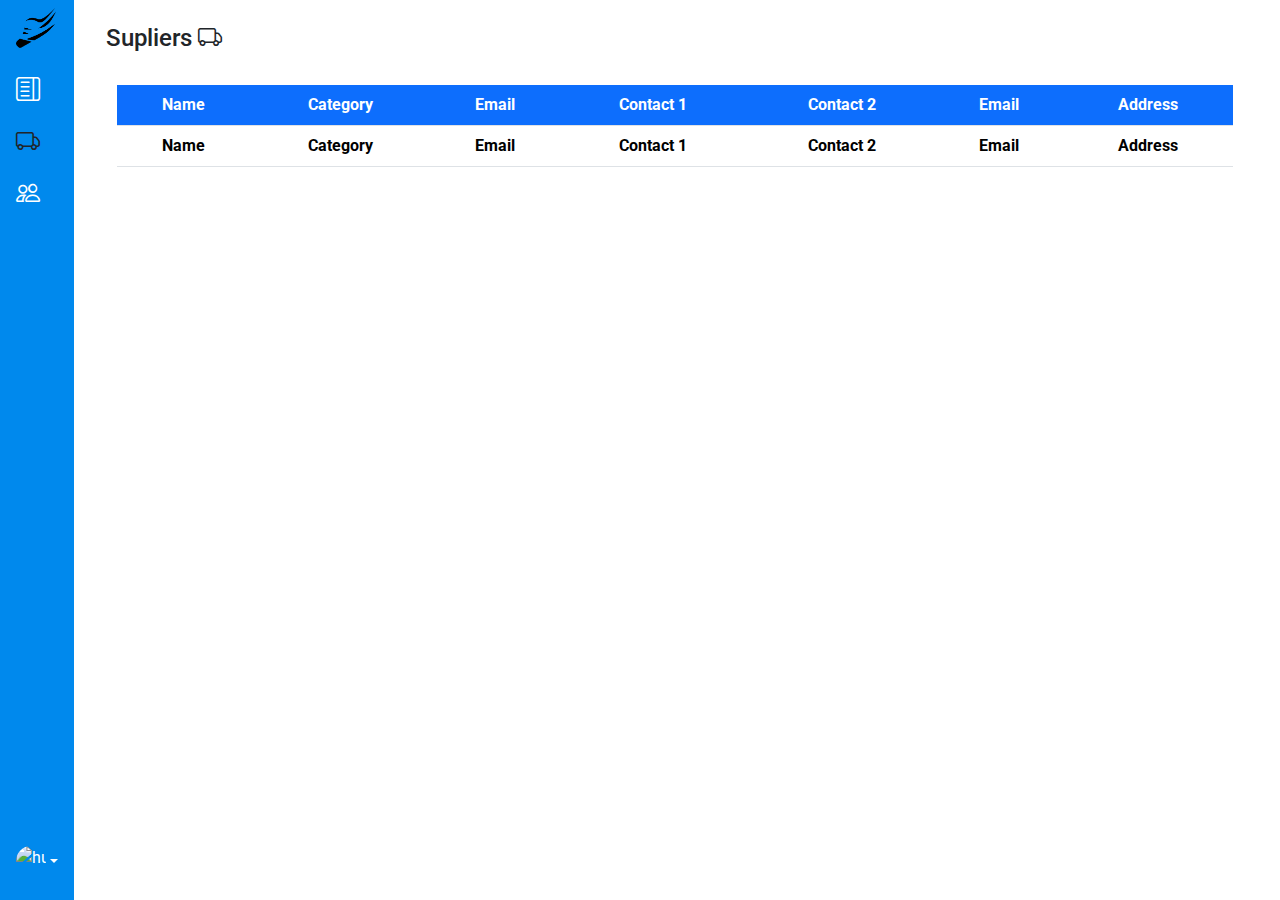
<file: helloshoespvt-frontend/page/regular/regular-user-supplier-page.html>
<!DOCTYPE html>
<html lang="en">
<head>
    <title>Hello shoe pvt supplier</title>
    <meta charset="UTF-8">
    <meta name="viewport" content="width=device-width, initial-scale=1.0">
    <link rel="icon" href="../../assets/images/Logo.png">
    <link href="../../assets/css/bootstrap.css" rel="stylesheet">
    <link rel="stylesheet" href="../../assets/css/index.css">
    <link rel="stylesheet" href="https://fonts.googleapis.com/css2?family=Roboto&display=swap">
    <link rel="stylesheet" href="https://cdn.jsdelivr.net/npm/bootstrap-icons@1.11.3/font/bootstrap-icons.min.css">
    <link rel="stylesheet" href="../../assets/css/regular-user-sidebar/index.css">
</head>
<body>

<main class="container-fluid">
    <div class="row flex-nowrap">
        <div class="col-auto px-0 position-fixed z-3" style="background-color: var(--main-color)">
            <div class="d-flex flex-column align-items-center align-items-sm-start px-3 pt-2 min-vh-100">
                <a href="regular-user-order.html"
                   class="d-flex align-items-center pb-3 mb-md-0 me-md-auto text-decoration-none">
                    <img src="../../assets/images/Logo-dark.png" style="width: 40px; height: 40px" class="m-auto">
                </a>
                <ul class="nav nav-pills flex-column mb-sm-auto mb-0 align-items-center align-items-sm-start" id="menu">
                    <li class="nav-item">
                        <a href="regular-user-order.html" class="nav-link align-middle px-0">
                            <i class="bi bi-layout-text-sidebar fs-4"></i>
                        </a>
                    </li>
                    <!--                    <li>-->
                    <!--                        <a href="#submenu1" class="nav-link px-0 align-middle">-->
                    <!--                            <i class="bi bi-file-person fs-4"></i></a>-->
                    <!--                    </li>-->
                    <!--                    <li>-->
                    <!--                        <a href="#" class="nav-link px-0 align-middle">-->
                    <!--                            <i class="bi bi-archive-fill fs-4"></i></a>-->
                    <!--                    </li>-->
                    <li>
                        <a href="regular-user-supplier-page.html"
                           class="nav-link px-0 align-middle">
                            <i class="bi bi-truck fs-4 text-dark"></i></a>
                    </li>
                    <li>
                        <a href="regular-user-customer-page.html" class="nav-link px-0 align-middle">
                            <i class="fs-4 bi-people"></i></a>
                    </li>
                </ul>
                <hr>
                <div class="dropdown pb-4">
                    <a href="#" class="d-flex align-items-center text-white text-decoration-none dropdown-toggle"
                       id="dropdownUser1" data-bs-toggle="dropdown" aria-expanded="false">
                        <img id="user-image" alt="hugenerd" width="30" height="30"
                             class="rounded-circle">
                    </a>
                    <ul class="dropdown-menu dropdown-menu-dark text-small shadow" aria-labelledby="dropdownUser1">
                        <li><a class="dropdown-item" href="#">Settings</a></li>
                        <li><a class="dropdown-item" href="#">Profile</a></li>
                        <li>
                            <hr class="dropdown-divider">
                        </li>
                        <li><a class="dropdown-item" href="../../index.html">Sign out</a></li>
                    </ul>
                </div>
            </div>
        </div>

        <section class="col overflow-hidden" style="margin-left: 70px">
            <div class="d-flex justify-content-sm-between p-4">
                <h4>Supliers&nbsp;<i class="bi bi-truck text-dark fs-4"></i></h4>
            </div>
            <!--            <hr>-->
            <section class="container">
                <table id="tbl-supplier-regeular" class="table table-hover table-striped" style="width:100%">
                    <thead class="bg-primary mb-2">
                    <tr class="bg-primary rounded-2">
                        <th class="text-center bg-primary text-white">Name</th>
                        <th class="text-center bg-primary text-white">Category</th>
                        <th class="text-center bg-primary text-white">Email</th>
                        <th class="text-center bg-primary text-white">Contact 1</th>
                        <th class="text-center bg-primary text-white">Contact 2</th>
                        <th class="text-center bg-primary text-white">Email</th>
                        <th class="text-center bg-primary text-white">Address</th>
                    </tr>
                    </thead>
                    <tbody class="mt-5" id="tbl-supplier-regeular-body" style="font-size: 14px"></tbody>
                    <tfoot>
                    <tr>
                        <th class="text-center">Name</th>
                        <th class="text-center">Category</th>
                        <th class="text-center">Email</th>
                        <th class="text-center">Contact 1</th>
                        <th class="text-center">Contact 2</th>
                        <th class="text-center">Email</th>
                        <th class="text-center">Address</th>
                    </tr>
                    </tfoot>
                </table>
            </section>
        </section>
    </div>
</main>
<script src="../../assets/js/bootstrap.bundle.min.js"></script>
<script src="../../assets/js/jquery.js"></script>
<script src="../../assets/js/sweetAlerts.js"></script>
<script src="https://cdn.datatables.net/2.0.5/js/dataTables.js"></script>
<script src="https://cdn.datatables.net/2.0.5/js/dataTables.bootstrap5.js"></script>
<script src="../../util/base.js"></script>
<script src="../../controller/commonDetailController.js"></script>
<script src="../../controller/userSupplierController.js"></script>
</body>
</html>
</file>
<file: helloshoespvt-frontend/assets/css/index.css>
:root {
    --main-color: #0089ED;
    --info-color: #0a4772;
}
body {
    font-family: 'Roboto', sans-serif;
    font-size: 16px;
}
</file>
<file: helloshoespvt-frontend/assets/css/login/login.css>
body {
    background-color: var(--main-color);
}

#login-img {
    height: 100%;
    object-fit: cover;
    position: absolute;
    top: 0;
    left: 0;
    z-index: -1;
}

#login-form {
    width: 500px;
    background-color: rgba(255, 255, 255, 0.85);
    padding: 20px;
    border-radius: 10px;
    box-shadow: 0 0 10px rgba(0, 0, 0, 0.1);
    margin-top: 100px;
}

input {
    width: 100%;
    padding: 10px;
    margin: 10px 0;
    border: 1px solid #ccc;
    border-radius: 5px;
}

#login-header {
    text-align: center;
    margin-bottom: 20px;
    background-color: rgba(255, 255, 255, 0.77);
    padding: 20px;
    border-radius: 10px;
}

.login-card {
    width: 170px;
    background-color: rgba(255, 255, 255, 0.85);
    padding: 20px;
    border-radius: 10px;
    box-shadow: 0 0 10px rgba(0, 0, 0, 0.1);
}

.card-img {
    width: 80PX;
    height: 80px;
}
</file>
<file: helloshoespvt-frontend/assets/css/admin/adminSlideBar.css>
/*
    DEMO STYLE
*/

@import "https://fonts.googleapis.com/css?family=Poppins:300,400,500,600,700";
body {
    font-family: 'Poppins', sans-serif;
    background: #3c3333;
}

p {
    font-family: 'Poppins', sans-serif;
    font-size: 1.1em;
    font-weight: 300;
    line-height: 1.7em;
    color: #999;
}

a,
a:hover,
a:focus {
    color: inherit;
    text-decoration: none;
    transition: all 0.3s;
}


.navbar-btn {
    box-shadow: none;
    outline: none !important;
    border: none;
}

.line {
    width: 100%;
    height: 1px;
    border-bottom: 1px dashed #ddd;
    margin: 40px 0;
}

/* ---------------------------------------------------
    SIDEBAR STYLE
----------------------------------------------------- */

.wrapper {
    display: flex;
    width: 100%;
    align-items: stretch;
    /*height: 100vh;*/
}

#sidebar {
    /*height: 100%;*/
    min-width: 250px;
    max-width: 250px;
    background: #f8f8f8;
    color: #fff;
    transition: all 0.3s;
}

#sidebar.active {
    margin-left: -250px;
}

#sidebar .sidebar-header {
    padding: 20px;
    /*background: var(--main-color);*/
}

#sidebar ul.components {
    padding: 20px 0;
    border-bottom: 1px solid #ffffff;
}

#sidebar ul p {
    color: #fff;
    padding: 10px;
}

#sidebar ul li a {
    padding: 10px;
    font-size: 1.1em;
    display: block;
}

#sidebar ul li a:hover {
    background-color: white;
    box-shadow: 0 0 15px 0 rgba(0, 0, 0, 0.2);
}

#sidebar ul li.active>a,
a[aria-expanded="true"] {
    color: #fff;
    background: #6d7fcc;
}

a[data-toggle="collapse"] {
    position: relative;
}

.dropdown-toggle::after {
    display: block;
    position: absolute;
    top: 50%;
    right: 20px;
    transform: translateY(-50%);
}

ul ul a {
    font-size: 0.9em !important;
    padding-left: 30px !important;
    background: #6d7fcc;
}

ul.CTAs {
    padding: 20px;
}

ul.CTAs a {
    text-align: center;
    font-size: 0.9em !important;
    display: block;
    border-radius: 5px;
    margin-bottom: 5px;
}

a.download {
    background: #fff;
    color: #7386D5;
}

a.article,
a.article:hover {
    background: #6d7fcc !important;
    color: #fff !important;
}

/* ---------------------------------------------------
    CONTENT STYLE
----------------------------------------------------- */

#content {
    width: 100%;
    padding: 20px;
    min-height: 100vh;
    transition: all 0.3s;
}

/* ---------------------------------------------------
    MEDIAQUERIES
----------------------------------------------------- */

@media (max-width: 768px) {
    #sidebar {
        margin-left: -250px;
    }
    #sidebar.active {
        margin-left: 0;
    }
    #sidebarCollapse span {
        display: none;
    }
}

.navbar{
    background: #f8f8f8;
}
</file>
<file: helloshoespvt-frontend/assets/css/regular-user-sidebar/index.css>
i {
    color: white;
}

i:hover {
    color: black;
}
::-webkit-scrollbar {
    width: 0.4vw;
}

::-webkit-scrollbar-thumb {
    background-color: var(--main-color);
}
</file>
<file: helloshoespvt-frontend/assets/css/spiner/spiner.css>
body{
    font-family: Arial, Sans;
    margin: 0;
}

.wrapper{
    position: absolute;
    top: 50%;
    left: 50%;
    width: 300px;
    text-align:center;
    transform: translateX(-50%);
}

.spanner{
    position:absolute;
    top: 50%;
    left: 0;
    background: #2a2a2a55;
    width: 100%;
    display:block;
    text-align:center;
    height: 300px;
    color: #FFF;
    transform: translateY(-50%);
    z-index: 1000;
    visibility: hidden;
}

.overlay{
    position: fixed;
    width: 100vw;
    height: 100vh;
    background: rgba(0,0,0,0.5);
    visibility: hidden;
}

.loader,
.loader:before,
.loader:after {
    border-radius: 50%;
    width: 2.5em;
    height: 2.5em;
    -webkit-animation-fill-mode: both;
    animation-fill-mode: both;
    -webkit-animation: load7 1.8s infinite ease-in-out;
    animation: load7 1.8s infinite ease-in-out;
}
.loader {
    color: #ffffff;
    font-size: 10px;
    margin: 80px auto;
    position: relative;
    text-indent: -9999em;
    -webkit-transform: translateZ(0);
    -ms-transform: translateZ(0);
    transform: translateZ(0);
    -webkit-animation-delay: -0.16s;
    animation-delay: -0.16s;
}
.loader:before,
.loader:after {
    content: '';
    position: absolute;
    top: 0;
}
.loader:before {
    left: -3.5em;
    -webkit-animation-delay: -0.32s;
    animation-delay: -0.32s;
}
.loader:after {
    left: 3.5em;
}
@-webkit-keyframes load7 {
    0%,
    80%,
    100% {
        box-shadow: 0 2.5em 0 -1.3em;
    }
    40% {
        box-shadow: 0 2.5em 0 0;
    }
}
@keyframes load7 {
    0%,
    80%,
    100% {
        box-shadow: 0 2.5em 0 -1.3em;
    }
    40% {
        box-shadow: 0 2.5em 0 0;
    }
}

.show{
    visibility: visible;
}

.spanner, .overlay{
    opacity: 0;
    -webkit-transition: all 0.3s;
    -moz-transition: all 0.3s;
    transition: all 0.3s;
}

.spanner.show, .overlay.show {
    opacity: 1
}
</file>
